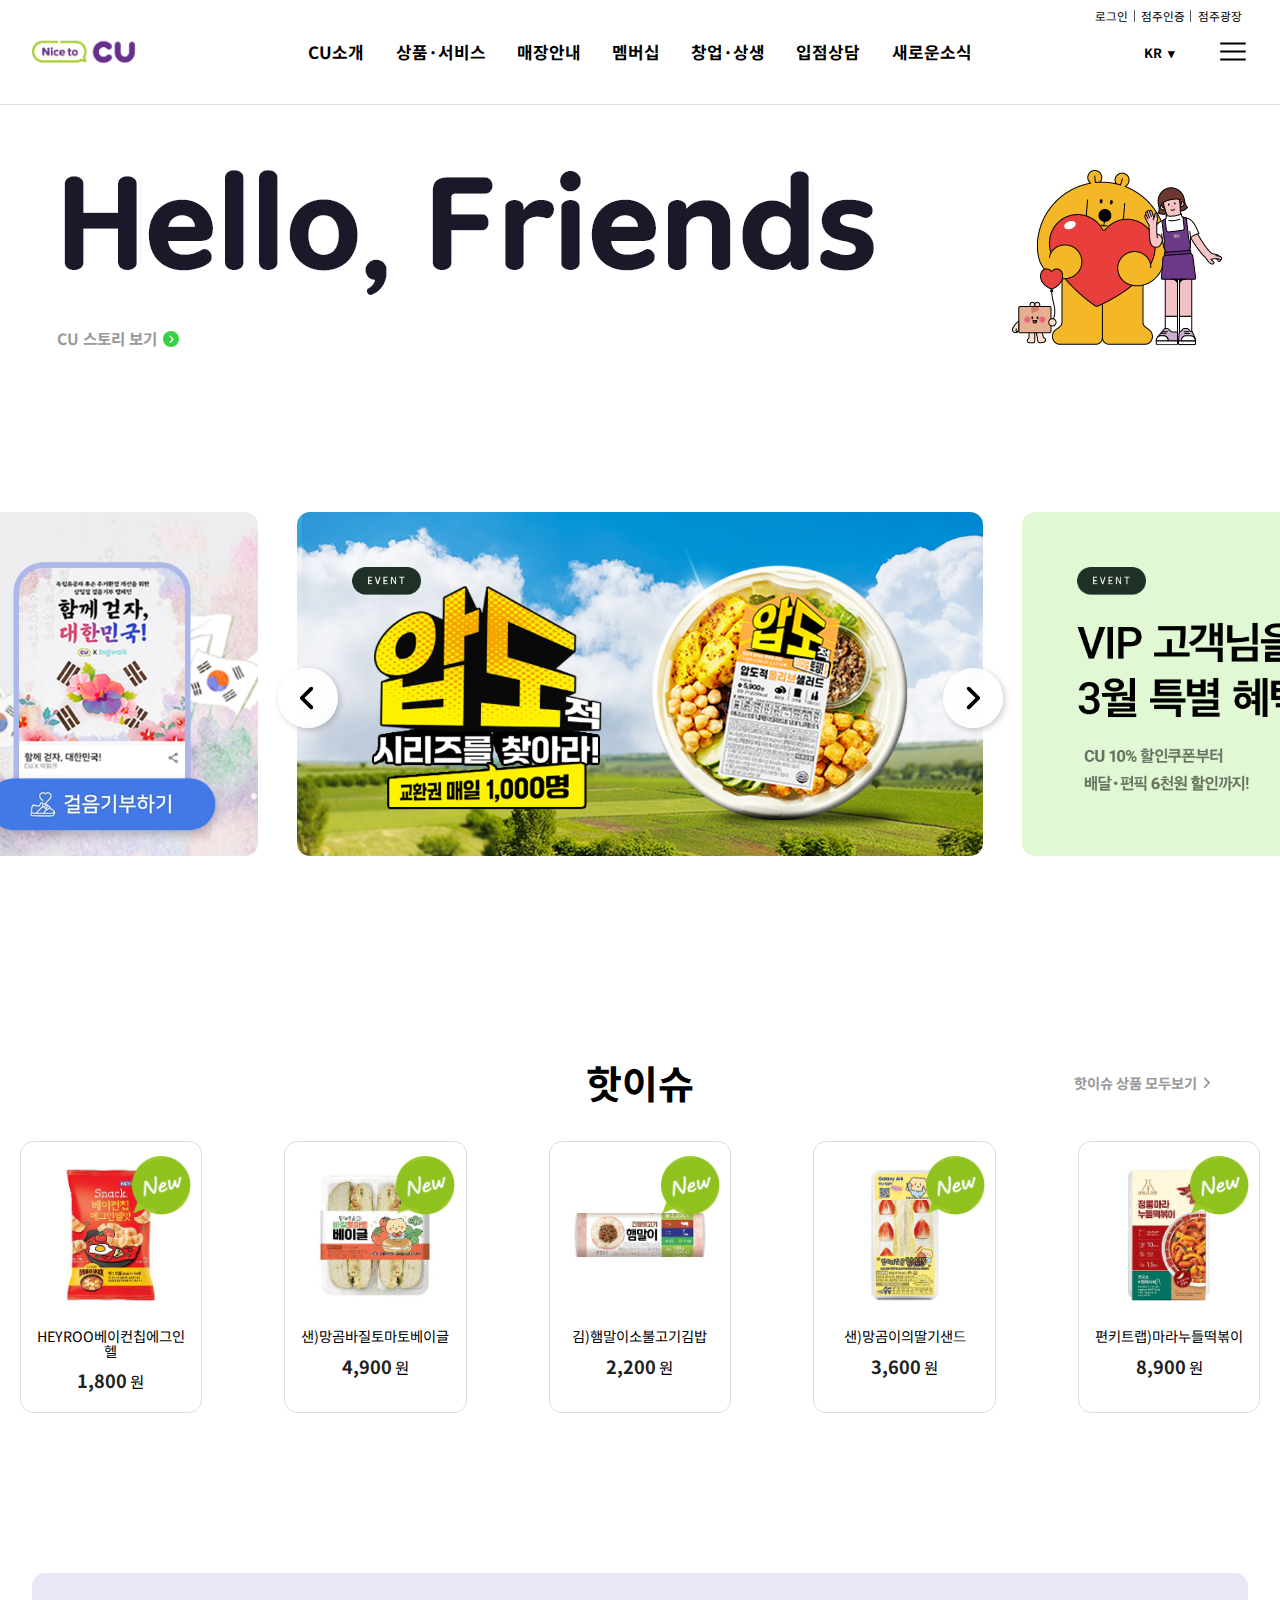
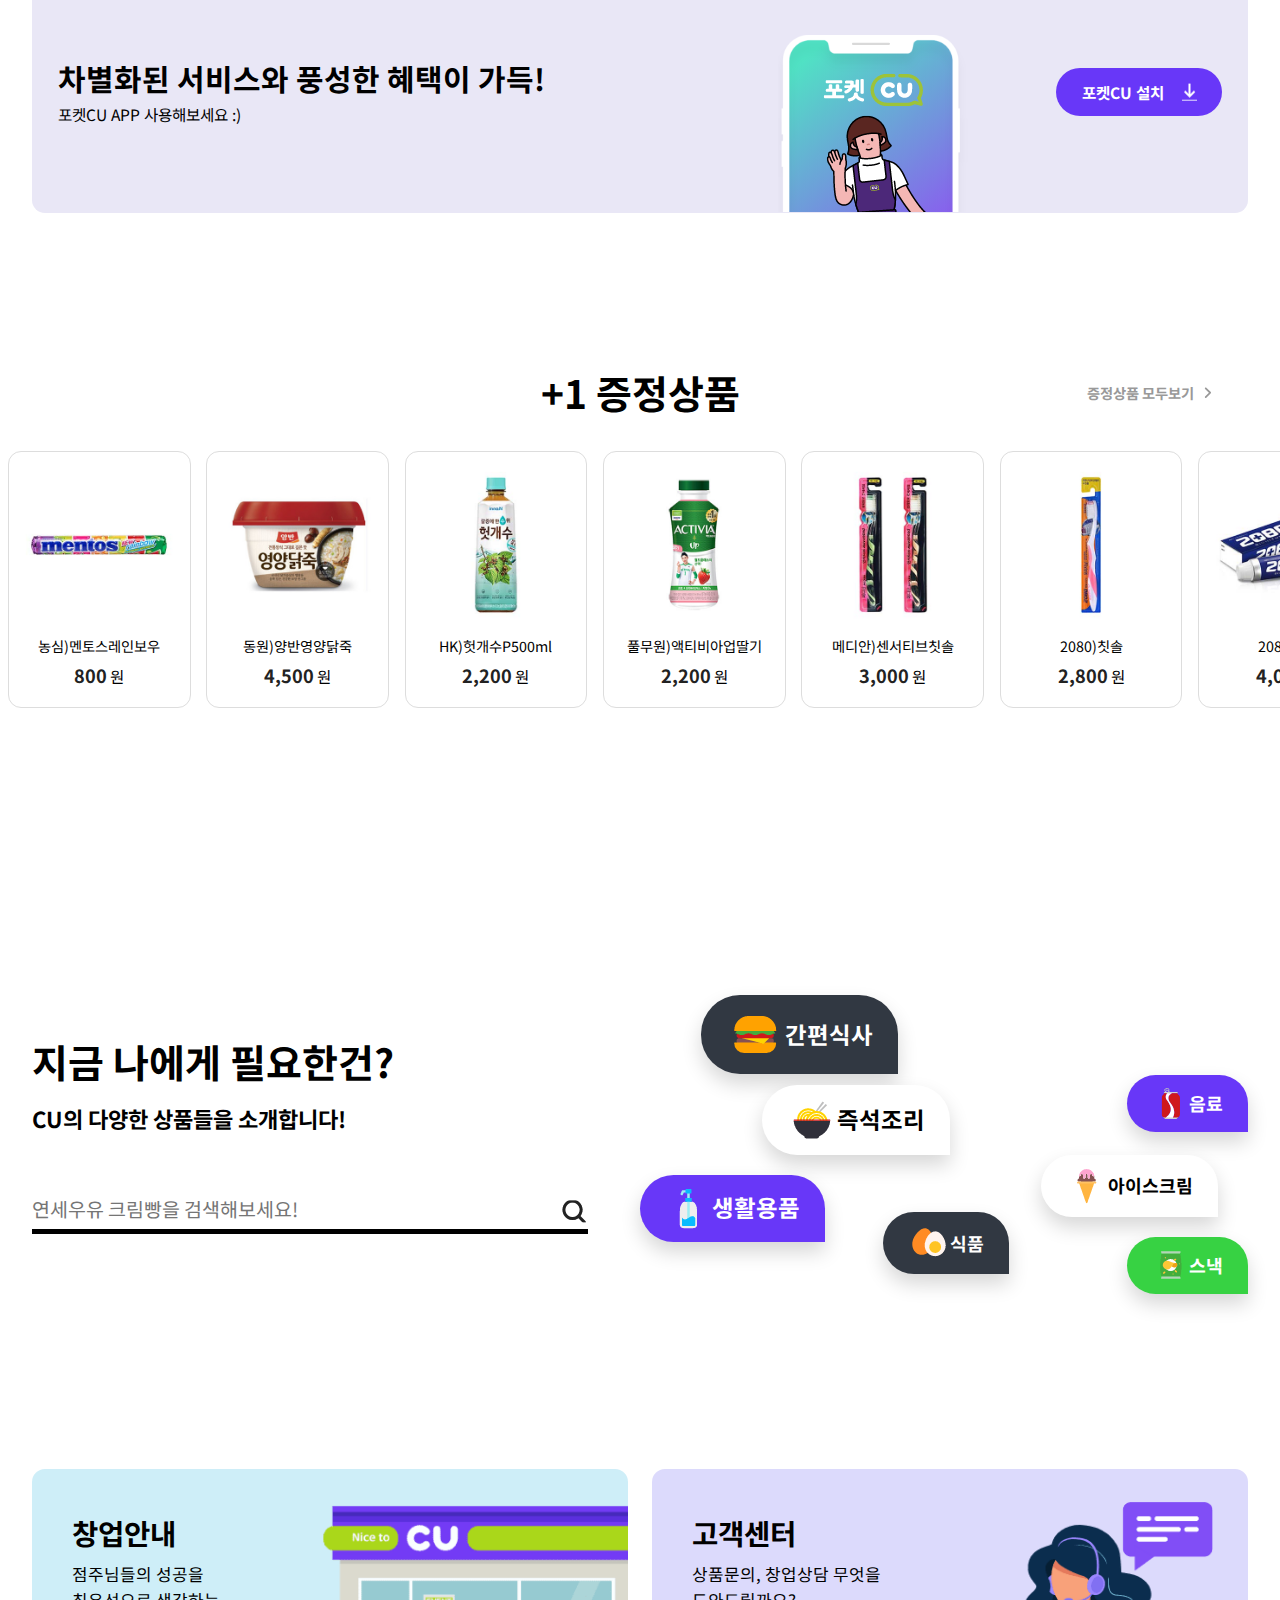
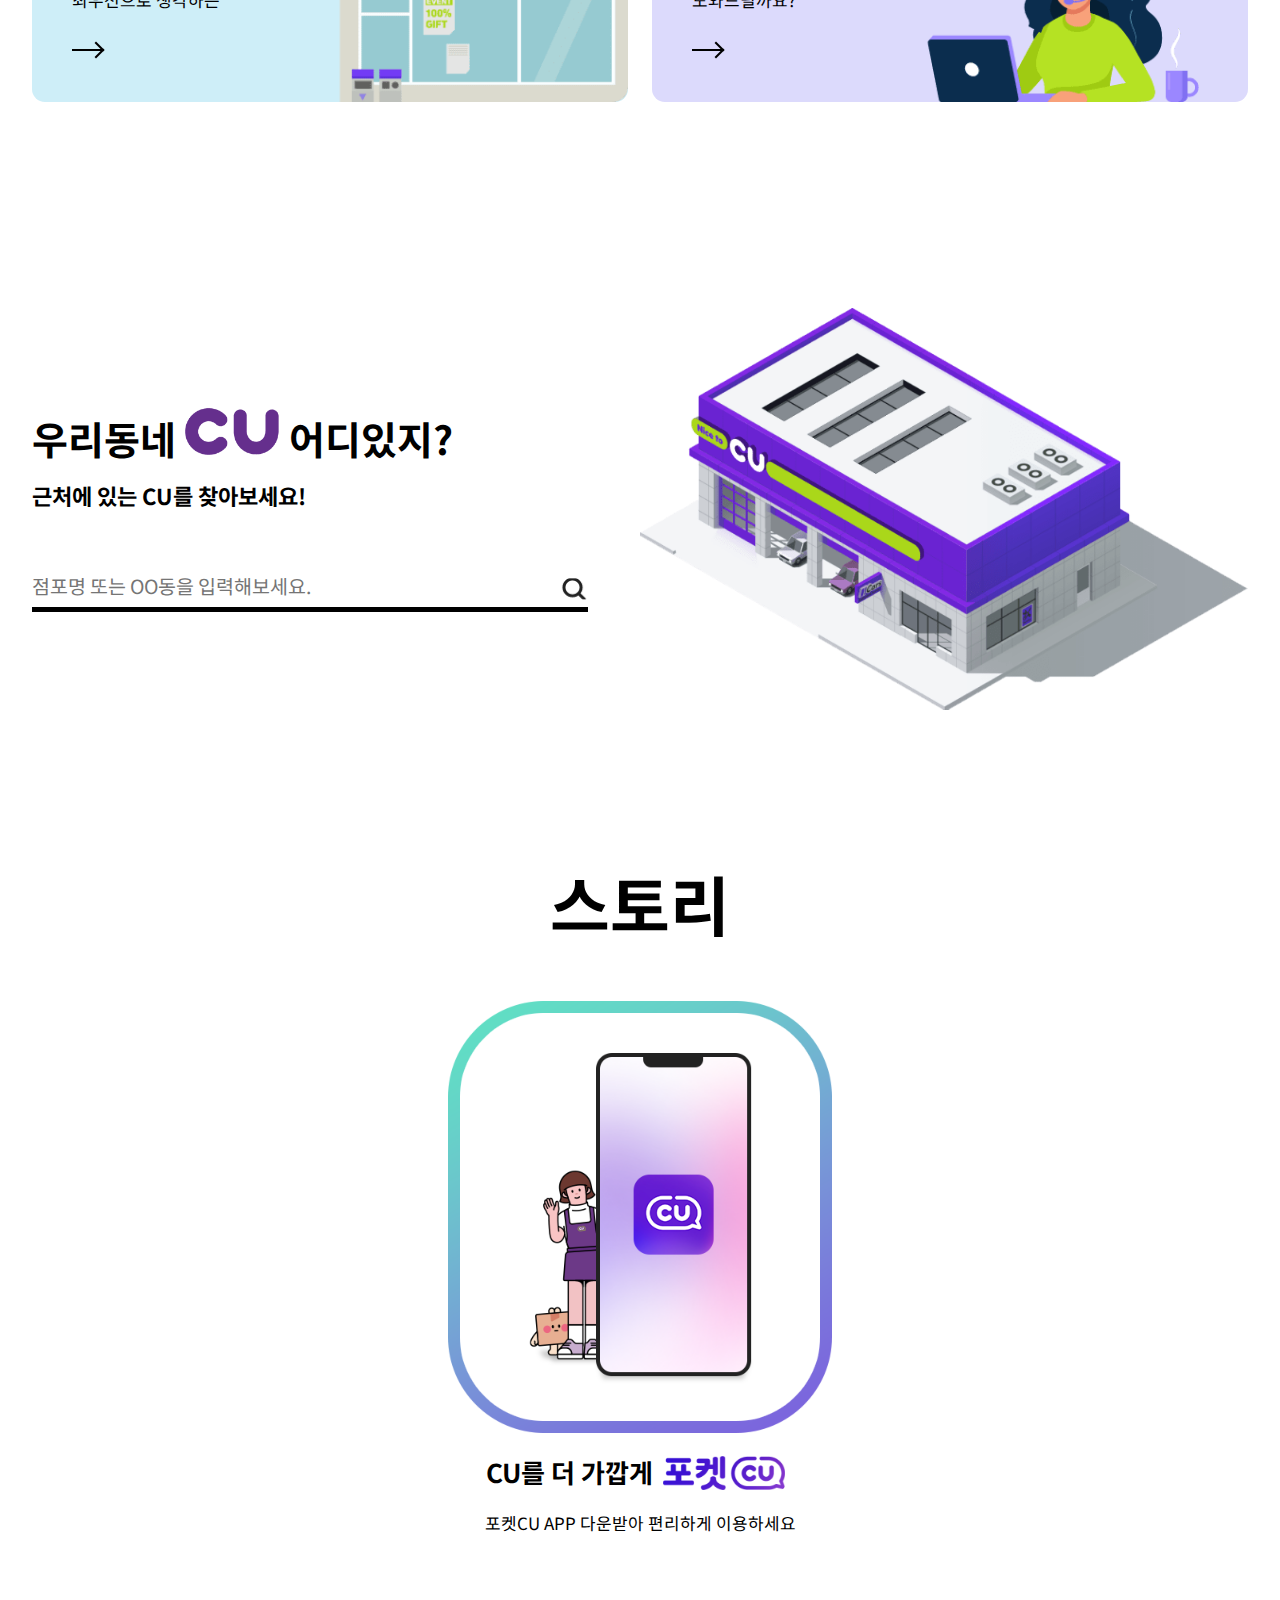
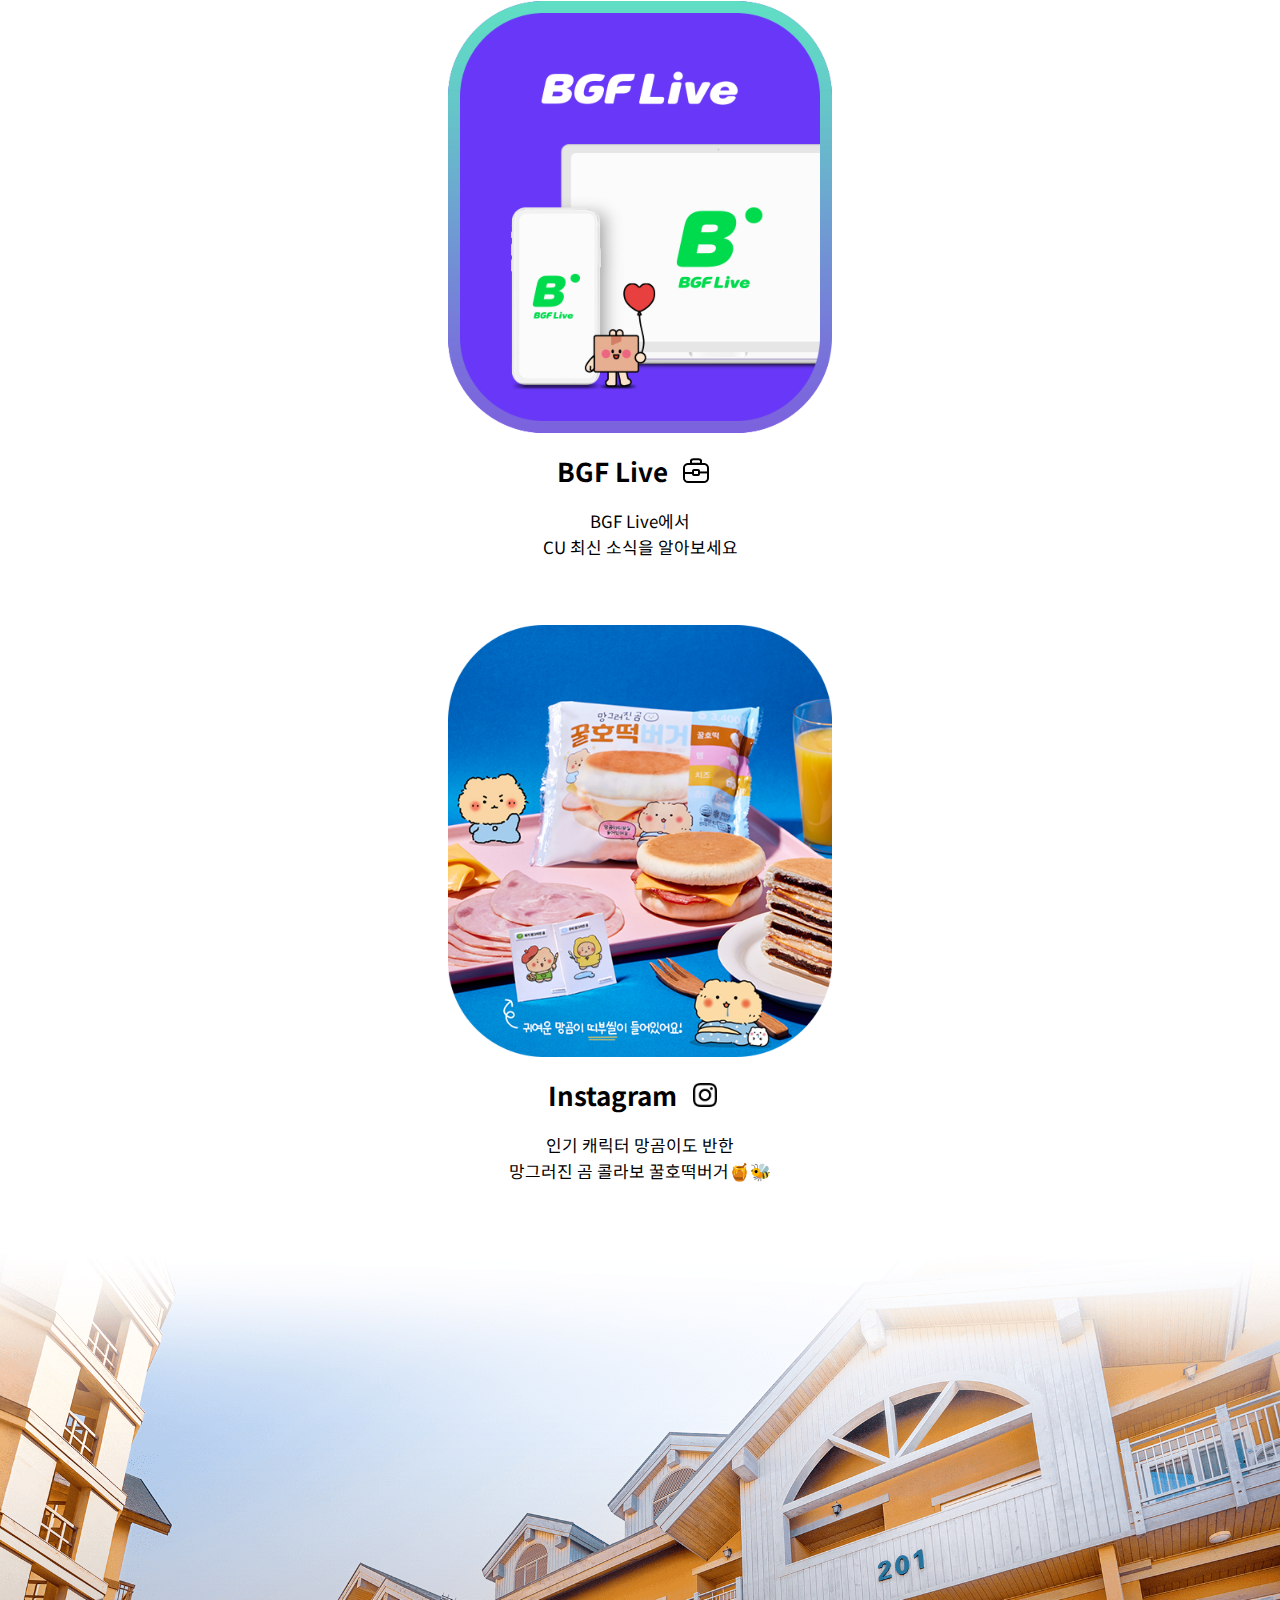
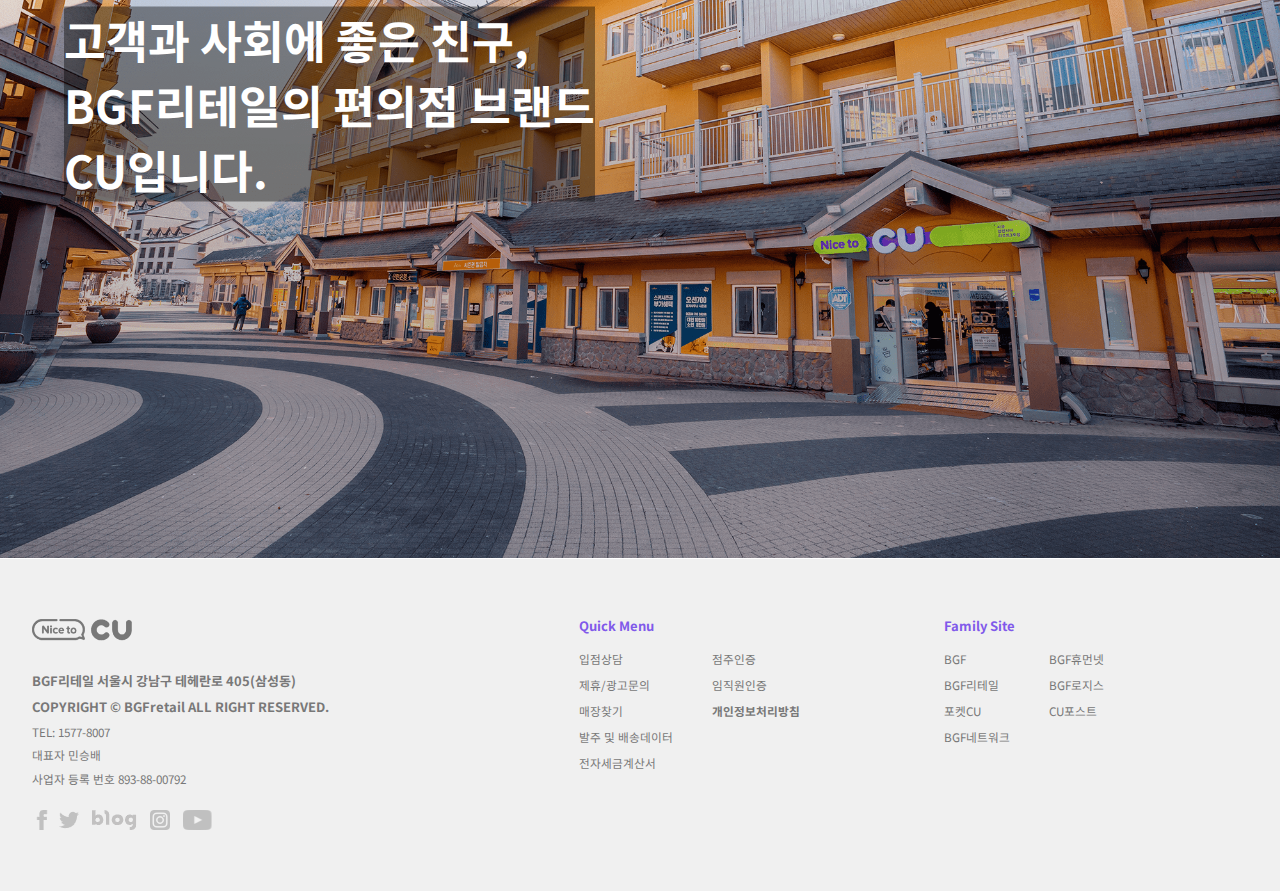
<file: index.html>
<!DOCTYPE html>
<html lang="en">
<head>
    <meta charset="UTF-8">
    <meta name="viewport" content="width=device-width, initial-scale=1.0">
    <title>NICE TO CU</title>
    <link rel="stylesheet" href="./css/reset.css">
    <link rel="stylesheet" href="./css/index.css">
    <link rel="preconnect" href="https://fonts.googleapis.com">
    <link rel="preconnect" href="https://fonts.gstatic.com" crossorigin>
    <link href="https://fonts.googleapis.com/css2?family=Noto+Sans+KR:wght@100..900&display=swap" rel="stylesheet">
</head>
<body>
    <!-- Header -->
    <header>
        <!-- HeaderWrap -->
        <div class="HeaderWrap">
            <!-- Logo -->
            <h1 class="Logo">
                <a class="LogoLink" href="./index.html">
                    <img class="LogoImg" src="./img/logo.png" alt="CU">
                </a>
            </h1>
            <!-- .Logo -->
            <!-- Navigation -->
            <nav class="Navigation">
                <ul class="NavigationList">
                    <li class="NavigationItem">
                        <a href="./bradninfo.html">CU소개</a>
                        <ul class="NavigationItem-list">
                            <li class="NavigationItem-item">
                                <a href="./bradninfo.html">브랜드 스토리</a>
                            </li>
                            <li class="NavigationItem-item">
                                <a href="#" onclick="return false">BGF LIVE</a>
                            </li>
                            <li class="NavigationItem-item">
                                <a href="#" onclick="return false">CU 갤러리</a>
                            </li>
                        </ul>
                    </li>
                    <li class="NavigationItem">
                        <a href="#" onclick="return false">상품·서비스</a>
                        <ul class="NavigationItem-list">
                            <li class="NavigationItem-item">
                                <a href="#" onclick="return false">전체 상품</a>
                            </li>
                            <li class="NavigationItem-item">
                                <a href="#" onclick="return false">CU 차별화 상품</a>
                            </li>
                            <li class="NavigationItem-item">
                                <a href="#" onclick="return false">행사상품</a>
                            </li>
                            <li class="NavigationItem-item">
                                <a href="#" onclick="return false">생활편의 서비스</a>
                            </li>
                            <li class="NavigationItem-item">
                                <a href="#" onclick="return false">제휴카드</a>
                            </li>
                        </ul>
                    </li>
                    <li class="NavigationItem">
                        <a href="#" onclick="return false">매장안내</a>
                    </li>
                    <li class="NavigationItem">
                        <a href="#" onclick="return false">멤버십</a>
                        <ul class="NavigationItem-list">
                            <li class="NavigationItem-item">
                                <a href="#" onclick="return false">멤버십 소개</a>
                            </li>
                            <li class="NavigationItem-item">
                                <a href="#" onclick="return false">포켓 CU</a>
                            </li>
                        </ul>
                    </li>
                    <li class="NavigationItem">
                        <a href="#" onclick="return false">창업·상생</a>
                        <ul class="NavigationItem-list">
                            <li class="NavigationItem-item">
                                <a href="#" onclick="return false">사업의 이해</a>
                            </li>
                            <li class="NavigationItem-item">
                                <a href="#" onclick="return false">가맹조건</a>
                            </li>
                            <li class="NavigationItem-item">
                                <a href="#" onclick="return false">창업 설명회</a>
                            </li>
                            <li class="NavigationItem-item">
                                <a href="#" onclick="return false">점포물건</a>
                            </li>
                            <li class="NavigationItem-item">
                                <a href="#" onclick="return false">상생혜택</a>
                            </li>
                        </ul>
                    </li>
                    <li class="NavigationItem">
                        <a href="#" onclick="return false">입점상담</a>
                        <ul class="NavigationItem-list">
                            <li class="NavigationItem-item">
                                <a href="#" onclick="return false">입점 프로세스</a>
                            </li>
                            <li class="NavigationItem-item">
                                <a href="#" onclick="return false">기준 안내</a>
                            </li>
                            <li class="NavigationItem-item">
                                <a href="#" onclick="return false">입점 상담 신청</a>
                            </li>
                            <li class="NavigationItem-item">
                                <a href="#" onclick="return false">동반 성장</a>
                            </li>
                        </ul>
                    </li>
                    <li class="NavigationItem">
                        <a href="#" onclick="return false">새로운소식</a>
                    </li>
                </ul>
            </nav>
            <!-- .Navigation -->
            <!-- HeaderLang -->
            <div class="HeaderLang">
                <a class="HeaderLangLink" href="#" onclick="return false">KR</a>
            </div>
            <!-- .HeaderLang -->
            <!-- HeaderTogglemenu -->
            <div class="Togglemenu">
                <a class="TogglemenuLink" href="#" onclick="return false"></a>
            </div>
            <!-- .HeaderTogglemenu -->
            <!-- HeaderTopUtil -->
            <div class="HeaderTopUtil">
                <ul class="HeaderTopUtilList">
                    <li class="HeaderTopUtilItem">
                        <a href="#" onclick="return false">로그인</a>
                    </li>
                    <li class="HeaderTopUtilItem">
                        <a href="#" onclick="return false">점주인증</a>
                    </li>
                    <li class="HeaderTopUtilItem">
                        <a href="#" onclick="return false">점주광장</a>
                    </li>
                </ul>
            </div>
            <!-- .HeaderTopUtil -->
        </div>
        <!-- .HeaderWrap -->
    </header>
    <!-- .Header -->
    <!-- Main -->
    <main>
        <!-- CUStory -->
        <section class="CUStory">
            <!-- CUStoryWrap -->
            <div class="CUStoryWrap">
                <div class="CUStoryTitleImg">
                    <img src="./img/main_visual_logo_text_pc.png" alt="hello ,friends text images">
                </div>
                <div class="CUStoryThumbImg">
                    <img src="./img/main_visual_illu.png" alt="thumb_img">
                </div>
                <div class="CUStoryLink">
                    <a href="#" onclick="return false">CU 스토리 보기</a>
                    <span class="CUStoryLinkIcon"></span>
                </div>
            </div>
            <!-- .CUStoryWrap -->
        </section>
        <!-- .CUStory -->
        <!-- EventSlide -->
        <section class="EventSlide">
            <div class="EventSlideWrap">
                <div class="EventSlideItem">
                    <a class="EventSlideLink" href="#" onclick="return false">
                        <img class="EventslideImg" src="./img/B96185DE56D24D9AA0EAFDFB90C13DE5.png" alt="3월 컬리">
                    </a>
                </div>
                <div class="EventSlideItem">
                    <a class="EventSlideLink" href="#" onclick="return false">
                        <img class="EventslideImg" src="./img/AAFD1D3982ED4F85BAA67AC1C3A6F185.png" alt="압도적 교환권을 찾아라!">
                    </a>
                </div>
                <div class="EventSlideItem">
                    <a class="EventSlideLink" href="#" onclick="return false">
                        <img class="EventslideImg" src="./img/DEF6EC7A9D5B4DAFA052DBDD1FC286F2.png" alt="3월 VIP 혜택관">
                    </a>
                </div>
                <div class="EventSlideItem">
                    <a class="EventSlideLink" href="#" onclick="return false">
                        <img class="EventslideImg" src="./img/2089755742C34BB58D3767E40A87B87B.png" alt="3월 신규가입">
                    </a>
                </div>
                <div class="EventSlideItem">
                    <a class="EventSlideLink" href="#" onclick="return false">
                        <img class="EventslideImg" src="./img/BAB9DDACFC214E779E932D14D70871C5.png" alt="3월 올리브영">
                    </a>
                </div>
                <div class="EventSlideItem">
                    <a class="EventSlideLink" href="#" onclick="return false">
                        <img class="EventslideImg" src="./img/9B9E6547626341548E0B808C5C967BA9.png" alt="3월 컬리">
                    </a>
                </div>
                <div class="EventSlideItem">
                    <a class="EventSlideLink" href="#" onclick="return false">
                        <img class="EventslideImg" src="./img/A28C477CD7DF4E1AB9517E54F08F223F.png" alt="3월 행사모아보기">
                    </a>
                </div>
                <div class="EventSlideItem">
                    <a class="EventSlideLink" href="#" onclick="return false">
                        <img class="EventslideImg" src="./img/B96185DE56D24D9AA0EAFDFB90C13DE5.png" alt="3월 컬리">
                    </a>
                </div>
                <div class="EventSlideItem">
                    <a class="EventSlideLink" href="#" onclick="return false">
                        <img class="EventslideImg" src="./img/AAFD1D3982ED4F85BAA67AC1C3A6F185.png" alt="압도적 교환권을 찾아라!">
                    </a>
                </div>
            </div>
            <div class="EventSlidBtn">
                <span class="leftBtn"></span>
                <span class="rightBtn"></span>
            </div>
            <div class="EventSlideIndicator"></div>
        </section>
        <!-- .EventSlide -->
        <!-- Hotissue -->
        <section class="Hotissue">
            <h1 class="HotissueTitle">
                핫이슈
                <a class="HotissueLink" href="#" onclick="return false">핫이슈 상품 모두보기</a>
            </h1>
            <div class="HotissueSlide">
                <div class="HotissueFlex">
                    <div class="HotissueWrap">
                        <ul class="HotissueList">
                            <li class="HotissueItem">
                                <a class="HotissueItem-link" href="#" onclick="return false">
                                    <div class="HotissueItem-imgcontainer">
                                        <img class="HotissueItem-img" src="./img/8809189925287.jpg" alt="HEYROO베이컨칩에그인헬">
                                        <span class="NewItemImg"></span>
                                    </div>
                                    <div class="HotissueItem-title">
                                        <p>HEYROO베이컨칩에그인헬</p>
                                    </div>
                                    <div class="HotissueItem-price">
                                        <strong>1,800</strong>
                                        <span>원</span>
                                    </div>
                                </a>
                            </li>
                            <li class="HotissueItem">
                                <a class="HotissueItem-link" href="#" onclick="return false">
                                    <div class="HotissueItem-imgcontainer">
                                        <img class="HotissueItem-img" src="./img/8809895798304.jpg" alt="망곰바질토마토베이글">
                                        <span class="NewItemImg"></span>
                                    </div>
                                    <div class="HotissueItem-title">
                                        <p>샌)망곰바질토마토베이글</p>
                                    </div>
                                    <div class="HotissueItem-price">
                                        <strong>4,900</strong>
                                        <span>원</span>
                                    </div>
                                </a>
                            </li>
                            <li class="HotissueItem">
                                <a class="HotissueItem-link" href="#" onclick="return false">
                                    <div class="HotissueItem-imgcontainer">
                                        <img class="HotissueItem-img" src="./img/8809383959293.jpg" alt="햄말이소불고기김밥">
                                        <span class="NewItemImg"></span>
                                    </div>
                                    <div class="HotissueItem-title">
                                        <p>김)햄말이소불고기김밥</p>
                                    </div>
                                    <div class="HotissueItem-price">
                                        <strong>2,200</strong>
                                        <span>원</span>
                                    </div>
                                </a>
                            </li>
                            <li class="HotissueItem">
                                <a class="HotissueItem-link"  href="#" onclick="return false">
                                    <div class="HotissueItem-imgcontainer">
                                        <img class="HotissueItem-img" src="./img/8809895798564.png" alt="망곰이의딸기샌드">
                                        <span class="NewItemImg"></span>
                                    </div>
                                    <div class="HotissueItem-title">
                                        <p>샌)망곰이의딸기샌드</p>
                                    </div>
                                    <div class="HotissueItem-price">
                                        <strong>3,600</strong>
                                        <span>원</span>
                                    </div>
                                </a>
                            </li>
                            <li class="HotissueItem">
                                <a class="HotissueItem-link" href="#" onclick="return false">
                                    <div class="HotissueItem-imgcontainer">
                                        <img class="HotissueItem-img" src="./img/8809824431692.jpg" alt="마라누들떡볶이">
                                        <span class="NewItemImg"></span>
                                    </div>
                                    <div class="HotissueItem-title">
                                        <p>편키트랩)마라누들떡볶이</p>
                                    </div>
                                    <div class="HotissueItem-price">
                                        <strong>8,900</strong>
                                        <span>원</span>
                                    </div>
                                </a>
                            </li>
                        </ul>
                    </div>
                    <div class="HotissueWrap">
                        <ul class="HotissueList">
                            <li class="HotissueItem">
                                <a class="HotissueItem-link" href="#" onclick="return false">
                                    <div class="HotissueItem-imgcontainer">
                                        <img class="HotissueItem-img" src="./img/8809692955191.jpg" alt="망곰이딸기마카롱">
                                        <span class="NewItemImg"></span>
                                    </div>
                                    <div class="HotissueItem-title">
                                        <p>조이)망곰이딸기마카롱</p>
                                    </div>
                                    <div class="HotissueItem-price">
                                        <strong>3,800</strong>
                                        <span>원</span>
                                    </div>
                                </a>
                            </li>
                            <li class="HotissueItem">
                                <a class="HotissueItem-link" href="#" onclick="return false">
                                    <div class="HotissueItem-imgcontainer">
                                        <img class="HotissueItem-img" src="./img/8801771029700.jpg" alt="멸추랑꼬마김밥">
                                        <span class="NewItemImg"></span>
                                    </div>
                                    <div class="HotissueItem-title">
                                        <p>김)멸추랑꼬마김밥</p>
                                    </div>
                                    <div class="HotissueItem-price">
                                        <strong>4,500</strong>
                                        <span>원</span>
                                    </div>
                                </a>
                            </li>
                            <li class="HotissueItem">
                                <a class="HotissueItem-link" href="#" onclick="return false">
                                    <div class="HotissueItem-imgcontainer">
                                        <img class="HotissueItem-img" src="./img/2202000064558.jpg" alt="단팥붕어빵N">
                                        <span class="NewItemImg"></span>
                                    </div>
                                    <div class="HotissueItem-title">
                                        <p>튀김)단팥붕어빵N</p>
                                    </div>
                                    <div class="HotissueItem-price">
                                        <strong>900</strong>
                                        <span>원</span>
                                    </div>
                                </a>
                            </li>
                            <li class="HotissueItem">
                                <a class="HotissueItem-link"  href="#" onclick="return false">
                                    <div class="HotissueItem-imgcontainer">
                                        <img class="HotissueItem-img" src="./img/8801771029601.jpg" alt="코난나폴리탄파스타">
                                        <span class="NewItemImg"></span>
                                    </div>
                                    <div class="HotissueItem-title">
                                        <p>면)코난나폴리탄파스타</p>
                                    </div>
                                    <div class="HotissueItem-price">
                                        <strong>4,900</strong>
                                        <span>원</span>
                                    </div>
                                </a>
                            </li>
                            <li class="HotissueItem">
                                <a class="HotissueItem-link" href="#" onclick="return false">
                                    <div class="HotissueItem-imgcontainer">
                                        <img class="HotissueItem-img" src="./img/8809948342683.jpg" alt="백종원뉴백반한판">
                                        <span class="NewItemImg"></span>
                                    </div>
                                    <div class="HotissueItem-title">
                                        <p>도)백종원뉴백반한판</p>
                                    </div>
                                    <div class="HotissueItem-price">
                                        <strong>4,700</strong>
                                        <span>원</span>
                                    </div>
                                </a>
                            </li>
                        </ul>
                    </div>
                </div>
            </div>
            <div class="HotissueSlideBtn">
                <span class="HotissueLeft"></span>
                <span class="HotissueRight"></span>
            </div>
            <div class="HotissueIndicator"></div>
        </section>
        <!-- .Hotissue -->
        <!-- Pocketcu -->
        <section class="Pocketcu">
            <div class="PocketWrap">
                <div class="PocketTitle">
                    <strong>차별화된 서비스와 풍성한 혜택이 가득!</strong>
                    <p>포켓CU APP 사용해보세요 :)</p>
                </div>
                <div class="PocketLink">
                    <a href="#" onclick="return false">포켓CU 설치</a>
                </div>
            </div>
            <div class="PocketImg-container">
                <img src="./img/app_go_object_img01_pc.png" alt="포켓cuAPP mockup image">
            </div>
        </section>
        <!-- .Pocketcu -->
        <!-- PlusContent -->
        <section class="PlusContent">
            <h1 class="PlusContentTitle">
                +1 증정상품
                <a class="PlusContentLink" href="#" onclick="return false">증정상품 모두보기</a>
            </h1>
            <div class="PlustContentFlex">
                <div class="PlustContentWrap">
                    <ul class="PlustContentList">
                        <li class="PlustContentItem">
                            <a class="PlustContentItem-link" href="#" onclick="return false">
                                <img class="PlustContentItem-img" src="./img/6921211104292.jpg" alt="농심)멘토스레인보우">
                                <div class="PlustContentItem-title">
                                    <p>농심)멘토스레인보우</p>
                                </div>
                                <div class="PlustContentItem-price">
                                    <strong>800</strong>
                                    <span>원</span>
                                </div>
                            </a>
                        </li>
                        <li class="PlustContentItem">
                            <a class="PlustContentItem-link" href="#" onclick="return false">
                                <img class="PlustContentItem-img" src="./img/8801047161677.jpg" alt="동원)양반영양닭죽">
                                <div class="PlustContentItem-title">
                                    <p>동원)양반영양닭죽</p>
                                </div>
                                <div class="PlustContentItem-price">
                                    <strong>4,500</strong>
                                    <span>원</span>
                                </div>
                            </a>
                        </li>
                        <li class="PlustContentItem">
                            <a class="PlustContentItem-link" href="#" onclick="return false">
                                <img class="PlustContentItem-img" src="./img/8801007171210.jpg" alt="HK)헛개수P500ml">
                                <div class="PlustContentItem-title">
                                    <p>HK)헛개수P500ml</p>
                                </div>
                                <div class="PlustContentItem-price">
                                    <strong>2,200</strong>
                                    <span>원</span>
                                </div>
                            </a>
                        </li>
                        <li class="PlustContentItem">
                            <a class="PlustContentItem-link" href="#" onclick="return false">
                                <img class="PlustContentItem-img" src="./img/8809274510893.jpg" alt="풀무원)액티비아업딸기">
                                <div class="PlustContentItem-title">
                                    <p>풀무원)액티비아업딸기</p>
                                </div>
                                <div class="PlustContentItem-price">
                                    <strong>2,200</strong>
                                    <span>원</span>
                                </div>
                            </a>
                        </li>
                    </ul>
                </div>
                <div class="PlustContentWrap">
                    <ul class="PlustContentList">
                        <li class="PlustContentItem">
                            <a class="PlustContentItem-link" href="#" onclick="return false">
                                <img class="PlustContentItem-img" src="./img/8801042443631.jpg" alt="메디안)센서티브칫솔">
                                <div class="PlustContentItem-title">
                                    <p>메디안)센서티브칫솔</p>
                                </div>
                                <div class="PlustContentItem-price">
                                    <strong>3,000</strong>
                                    <span>원</span>
                                </div>
                            </a>
                        </li>
                        <li class="PlustContentItem">
                            <a class="PlustContentItem-link" href="#" onclick="return false">
                                <img class="PlustContentItem-img" src="./img/8801046057216.jpg" alt="2080)칫솔">
                                <div class="PlustContentItem-title">
                                    <p>2080)칫솔</p>
                                </div>
                                <div class="PlustContentItem-price">
                                    <strong>2,800</strong>
                                    <span>원</span>
                                </div>
                            </a>
                        </li>
                        <li class="PlustContentItem">
                            <a class="PlustContentItem-link" href="#" onclick="return false">
                                <img class="PlustContentItem-img" src="./img/8801046846087.jpg" alt="2080)치약">
                                <div class="PlustContentItem-title">
                                    <p>2080)치약</p>
                                </div>
                                <div class="PlustContentItem-price">
                                    <strong>4,000</strong>
                                    <span>원</span>
                                </div>
                            </a>
                        </li>
                        <li class="PlustContentItem">
                            <a class="PlustContentItem-link" href="#" onclick="return false">
                                <img class="PlustContentItem-img" src="./img/8801046860458.jpg" alt="2080)센서티브미세모">
                                <div class="PlustContentItem-title">
                                    <p>2080)센서티브미세모</p>
                                </div>
                                <div class="PlustContentItem-price">
                                    <strong>3,200</strong>
                                    <span>원</span>
                                </div>
                            </a>
                        </li>
                    </ul>
                </div>
                <div class="PlustContentWrap">
                    <ul class="PlustContentList">
                        <li class="PlustContentItem">
                            <a class="PlustContentItem-link" href="#" onclick="return false">
                                <img class="PlustContentItem-img" src="./img/8801051152845.jpg" alt="엘라스틴)퍼퓸샴푸">
                                <div class="PlustContentItem-title">
                                    <p>엘라스틴)퍼퓸샴푸</p>
                                </div>
                                <div class="PlustContentItem-price">
                                    <strong>11,900</strong>
                                    <span>원</span>
                                </div>
                            </a>
                        </li>
                        <li class="PlustContentItem">
                            <a class="PlustContentItem-link" href="#" onclick="return false">
                                <img class="PlustContentItem-img" src="./img/8801051064223.jpg" alt="페리오)토탈7치약">
                                <div class="PlustContentItem-title">
                                    <p>페리오)토탈7치약</p>
                                </div>
                                <div class="PlustContentItem-price">
                                    <strong>4,300</strong>
                                    <span>원</span>
                                </div>
                            </a>
                        </li>
                        <li class="PlustContentItem">
                            <a class="PlustContentItem-link" href="#" onclick="return false">
                                <img class="PlustContentItem-img" src="./img/8801051010367.jpg" alt="페리오)이지클리닉칫솔">
                                <div class="PlustContentItem-title">
                                    <p>페리오)이지클리닉칫솔</p>
                                </div>
                                <div class="PlustContentItem-price">
                                    <strong>2,200</strong>
                                    <span>원</span>
                                </div>
                            </a>
                        </li>
                        <li class="PlustContentItem">
                            <a class="PlustContentItem-link" href="#" onclick="return false">
                                <img class="PlustContentItem-img" src="./img/8801051203271.jpg" alt="테크)세탁세제1.4kg">
                                <div class="PlustContentItem-title">
                                    <p>테크)세탁세제1.4kg</p>
                                </div>
                                <div class="PlustContentItem-price">
                                    <strong>12,900</strong>
                                    <span>원</span>
                                </div>
                            </a>
                        </li>
                    </ul>
                </div>
                <div class="PlustContentWrap">
                    <ul class="PlustContentList">
                        <li class="PlustContentItem">
                            <a class="PlustContentItem-link" href="#" onclick="return false">
                                <img class="PlustContentItem-img" src="./img/0000050426416.jpg" alt="네슬레)킷캣4핑거초콜릿">
                                <div class="PlustContentItem-title">
                                    <p>네슬레)킷캣4핑거초콜릿</p>
                                </div>
                                <div class="PlustContentItem-price">
                                    <strong>1,500</strong>
                                    <span>원</span>
                                </div>
                            </a>
                        </li>
                        <li class="PlustContentItem">
                            <a class="PlustContentItem-link" href="#" onclick="return false">
                                <img class="PlustContentItem-img" src="./img/8801166222587.jpg" alt="좋은)유기농롱라이너18P">
                                <div class="PlustContentItem-title">
                                    <p>좋은)유기농롱라이너18P</p>
                                </div>
                                <div class="PlustContentItem-price">
                                    <strong>4,600</strong>
                                    <span>원</span>
                                </div>
                            </a>
                        </li>
                        <li class="PlustContentItem">
                            <a class="PlustContentItem-link" href="#" onclick="return false">
                                <img class="PlustContentItem-img" src="./img/3014260844622.jpg" alt="오랄비)후레쉬칫솔">
                                <div class="PlustContentItem-title">
                                    <p>오랄비)후레쉬칫솔</p>
                                </div>
                                <div class="PlustContentItem-price">
                                    <strong>2,000</strong>
                                    <span>원</span>
                                </div>
                            </a>
                        </li>
                        <li class="PlustContentItem">
                            <a class="PlustContentItem-link" href="#" onclick="return false">
                                <img class="PlustContentItem-img" src="./img/8801105907605.jpg" alt="해태)레몬에이드P350ml">
                                <div class="PlustContentItem-title">
                                    <p>해태)레몬에이드P350ml</p>
                                </div>
                                <div class="PlustContentItem-price">
                                    <strong>2,000</strong>
                                    <span>원</span>
                                </div>
                            </a>
                        </li>
                    </ul>
                </div>
                <div class="PlustContentWrap">
                    <ul class="PlustContentList">
                        <li class="PlustContentItem">
                            <a class="PlustContentItem-link" href="#" onclick="return false">
                                <img class="PlustContentItem-img" src="./img/8801077285800.jpg" alt="진주햄)천하장사50g">
                                <div class="PlustContentItem-title">
                                    <p>진주햄)천하장사50g</p>
                                </div>
                                <div class="PlustContentItem-price">
                                    <strong>2,200</strong>
                                    <span>원</span>
                                </div>
                            </a>
                        </li>
                        <li class="PlustContentItem">
                            <a class="PlustContentItem-link" href="#" onclick="return false">
                                <img class="PlustContentItem-img" src="./img/8801007002989.jpg" alt="CJ)햇반작은공기130g">
                                <div class="PlustContentItem-title">
                                    <p>CJ)햇반작은공기130g</p>
                                </div>
                                <div class="PlustContentItem-price">
                                    <strong>1,700</strong>
                                    <span>원</span>
                                </div>
                            </a>
                        </li>
                        <li class="PlustContentItem">
                            <a class="PlustContentItem-link" href="#" onclick="return false">
                                <img class="PlustContentItem-img" src="./img/8806107612052.jpg" alt="한독)레디큐캔120ml">
                                <div class="PlustContentItem-title">
                                    <p>한독)레디큐캔120ml</p>
                                </div>
                                <div class="PlustContentItem-price">
                                    <strong>5,000</strong>
                                    <span>원</span>
                                </div>
                            </a>
                        </li>
                        <li class="PlustContentItem">
                            <a class="PlustContentItem-link" href="#" onclick="return false">
                                <img class="PlustContentItem-img" src="./img/8809016369048.jpg" alt="쏘피)볼록맞춤울날중4P">
                                <div class="PlustContentItem-title">
                                    <p>쏘피)볼록맞춤울날중4P</p>
                                </div>
                                <div class="PlustContentItem-price">
                                    <strong>1,900</strong>
                                    <span>원</span>
                                </div>
                            </a>
                        </li>
                    </ul>
                </div>
            </div>
            <div class="PlusContentIndicator"></div>
        </section>
        <!-- .PlusContent -->
        <!-- Nowneed -->
        <section class="Nowneed">
            <div class="NowneedWrap">
                <div class="NowneedWrap-innertext">
                    <h2 class="innertext-title">지금 나에게 필요한건?</h2>
                    <p class="innertext-sub">CU의 다양한 상품들을 소개합니다!</p>
                    <div class="innertext-link">
                        <input type="text" placeholder="연세우유 크림빵을 검색해보세요!">
                        <a href="#" onclick="return false"></a>
                    </div>
                </div>
                <div class="NowneedWrap-innerLink">
                    <a class="Item101" href="#" onclick="return false">
                        <img src="./img/ico_need_cate01.png" alt="간편식사">
                        <span>간편식사</span>
                    </a>
                    <a class="Item102" href="#" onclick="return false">
                        <img src="./img/ico_need_cate02.png" alt="즉석조리">
                        <span>즉석조리</span>
                    </a>
                    <a class="Item103" href="#" onclick="return false">
                        <img src="./img/ico_need_cate06.png" alt="음료">
                        <span>음료</span>
                    </a>
                    <a class="Item104" href="#" onclick="return false">
                        <img src="./img/ico_need_cate07.png" alt="생활용품">
                        <span>생활용품</span>
                    </a>
                    <a class="Item105" href="#" onclick="return false">
                        <img src="./img/ico_need_cate04.png" alt="아이스크림">
                        <span>아이스크림</span>
                    </a>
                    <a class="Item106" href="#" onclick="return false">
                        <img src="./img/ico_need_cate05.png" alt="식품">
                        <span>식품</span>
                    </a>
                    <a class="Item107" href="#" onclick="return false">
                        <img src="./img/ico_need_cate03.png" alt="스낵">
                        <span>스낵</span>
                    </a>
                </div>
            </div>
        </section>
        <!-- .Nowneed -->
        <!-- MainInfo -->
        <section class="MainInfo">
            <div class="MainInfoWrap">
                <div class="MainInfoWrapItem">
                    <a class="MainInfoWrapItem-link" href="#" onclick="return false">
                        <h2>창업안내</h2>
                        <p>점주님들의 성공을 <br> 최우선으로 생각하는</p>
                        <span class="MainInfoarrow"></span>
                    </a>
                </div>
                <div class="MainInfoWrapItem">
                    <a class="MainInfoWrapItem-link" href="#" onclick="return false">
                        <h2>고객센터</h2>
                        <p>상품문의, 창업상담 무엇을 <br> 도와드릴까요?</p>
                        <span class="MainInfoarrow"></span>
                    </a>
                </div>
            </div>
        </section>
        <!-- .MainInfo -->
        <!-- Searchcu -->
        <section class="Searchcu">
            <div class="SearchcuWrap">
                <div class="Searchcu-innertitle">
                    <h2 class="innertext-title">우리동네 <span class="icon"></span> 어디있지?</h2>
                    <p class="innertext-sub">근처에 있는 CU를 찾아보세요!</p>
                    <div class="innertext-link">
                        <input type="text" placeholder="점포명 또는 OO동을 입력해보세요.">
                        <a href="#" onclick="return false"></a>
                    </div>
                </div>
                <div class="Searchcu-innerimg">
                    <img src="./img/img_cu_store.png" alt="cu점포이미지">
                </div>
            </div>
        </section>
        <!-- .Searchcu -->
        <!-- Storycu -->
        <section class="Storycu">
            <div class="StorycuWrap">
                <h2 class="StorycuWrapTitle">스토리</h2>
                <div class="StorycuItem">
                    <a class="StorycuItem-link" href="#" onclick="return false">
                        <img src="./img/F3879082BCF4481CA61D8C132B65C89F.png" alt="CU를 더 가깝게">
                    </a>
                    <h3 class="StorycuItem-title">CU를 더 가깝게 <span class="icon"></span></h3>
                    <p class="StorycuItem-sub">포켓CU APP 다운받아 편리하게 이용하세요</p>
                </div>
                <div class="StorycuItem">
                    <a class="StorycuItem-link" href="#" onclick="return false">
                        <img src="./img/462EF97C95034F11A7125E0441E16755.png" alt="BGF Live">
                    </a>
                    <h3 class="StorycuItem-title">BGF Live <span class="icon"></span></h3>
                    <p class="StorycuItem-sub">BGF Live에서 <br> CU 최신 소식을 알아보세요</p>
                </div>
                <div class="StorycuItem">
                    <a class="StorycuItem-link" href="#" onclick="return false">
                        <img src="./img/AD360E3C399347939E088F53A8D65E90.png" alt="Instagram">
                    </a>
                    <h3 class="StorycuItem-title">Instagram<span class="icon"></span></h3>
                    <p class="StorycuItem-sub">인기 캐릭터 망곰이도 반한 <br> 망그러진 곰 콜라보 꿀호떡버거🍯🐝</p>
                </div>
            </div>
        </section>
        <!-- .Storycu -->
        <!-- Custory -->
        <section class="Custory">
            <div class="CustoryFlex">
                <div class="CustoryWrap">
                    <a class="CustoryWrap-link" href="#" onclick="return false">
                        <h3 class="CustoryWrap-title">고객과 사회에 좋은 친구, <br> BGF리테일의 편의점 브랜드 <br> CU입니다.</h3>
                        <img class="CustoryWrap-img" src="./img/cu_storebg_202207_03.png" alt="관리자 등록 이미지">
                    </a>
                </div>
                <div class="CustoryWrap">
                    <a class="CustoryWrap-link" href="#" onclick="return false">
                        <h3 class="CustoryWrap-title">고객과 사회에 좋은 친구, <br> BGF리테일의 편의점 브랜드 <br> CU입니다.</h3>
                        <img class="CustoryWrap-img" src="./img/cu_storebg_202203_01.jpg" alt="관리자 등록 이미지">
                    </a>
                </div>
                <div class="CustoryWrap">
                    <a class="CustoryWrap-link" href="#" onclick="return false">
                        <h3 class="CustoryWrap-title">고객과 사회에 좋은 친구, <br> BGF리테일의 편의점 브랜드 <br> CU입니다.</h3>
                        <img class="CustoryWrap-img" src="./img/cu_storebg_202203_02.jpg" alt="관리자 등록 이미지">
                    </a>
                </div>
                <div class="CustoryWrap">
                    <a class="CustoryWrap-link" href="#" onclick="return false">
                        <h3 class="CustoryWrap-title">고객과 사회에 좋은 친구, <br> BGF리테일의 편의점 브랜드 <br> CU입니다.</h3>
                        <img class="CustoryWrap-img" src="./img/cu_storebg_202203_03.jpg" alt="관리자 등록 이미지">
                    </a>
                </div>
            </div>
            <div class="CustoryIndicator"></div>
        </section>
        <!-- .Custory -->
    </main>
    <!-- .Main -->
    <!-- Footer -->
    <footer>
        <div class="FooterWrap">
            <div class="FooterInfo">
                <h1 class="FooterInfoTitle">
                    <img src="./img/footer_logo.png" alt="CU">
                </h1>
                <ul class="FooterInfoList">
                    <li class="FooterInfoList-item">BGF리테일 서울시 강남구 테헤란로 405(삼성동)</li>
                    <li class="FooterInfoList-item">COPYRIGHT © BGFretail ALL RIGHT RESERVED.</li>
                    <li class="FooterInfoList-item">TEL: 1577-8007</li>
                    <li class="FooterInfoList-item">대표자 민승배</li>
                    <li class="FooterInfoList-item">사업자 등록 번호 893-88-00792</li>
                </ul>
                <ul class="FooterInfoSns">
                    <li class="FooterSns-item">
                        <a href="#" onclick="return false">
                        <img src="./img/footer_facebook.png" alt="Facebook">
                    </a>
                    </li>
                    <li class="FooterSns-item">
                        <a href="#" onclick="return false">
                        <img src="./img/footer_twitter.png" alt="Twitter">
                    </a>
                    </li>
                    <li class="FooterSns-item">
                        <a href="#" onclick="return false">
                        <img src="./img/footer_blog.png" alt="Blog">
                    </a>
                    </li>
                    <li class="FooterSns-item">
                        <a href="#" onclick="return false">
                        <img src="./img/footer_instagram.png" alt="Instagram">
                    </a>
                    </li>
                    <li class="FooterSns-item">
                        <a href="#" onclick="return false">
                        <img src="./img/footer_youtube.png" alt="Youtube">
                    </a>
                    </li>
                </ul>
            </div>
            <div class="FooterMenu">
                <h2 class="FooterMenu-title">Quick Menu</h2>
                <ul class="FooterMenuList">
                    <li class="FooterMenuItem">
                        <a href="#" onclick="return false">입점상담</a>
                    </li>
                    <li class="FooterMenuItem">
                        <a href="#" onclick="return false">제휴/광고문의</a>
                    </li>
                    <li class="FooterMenuItem">
                        <a href="#" onclick="return false">매장찾기</a>
                    </li>
                    <li class="FooterMenuItem">
                        <a href="#" onclick="return false">발주 및 배송데이터</a>
                    </li>
                    <li class="FooterMenuItem">
                        <a href="#" onclick="return false">전자세금계산서</a>
                    </li>
                </ul>
                <ul class="FooterMenuList">
                    <li class="FooterMenuItem">
                        <a href="#" onclick="return false">점주인증</a>
                    </li>
                    <li class="FooterMenuItem">
                        <a href="#" onclick="return false">임직원인증</a>
                    </li>
                    <li class="FooterMenuItem"> 
                        <a href="#" onclick="return false">개인정보처리방침</a>
                    </li>
                </ul>
            </div>
            <div class="FooterSite">
                <h2 class="FooterMenu-title">Family Site</h2>
                <ul class="FooterMenuList">
                    <li class="FooterMenuItem">
                        <a href="#" onclick="return false">BGF</a>
                    </li>
                    <li class="FooterMenuItem">
                        <a href="#" onclick="return false">BGF리테일</a>
                    </li>
                    <li class="FooterMenuItem">
                        <a href="#" onclick="return false">포켓CU</a>
                    </li>
                    <li class="FooterMenuItem">
                        <a href="#" onclick="return false">BGF네트워크</a>
                    </li>
                </ul>
                <ul class="FooterMenuList">
                    <li class="FooterMenuItem">
                        <a href="#" onclick="return false">BGF휴먼넷</a>
                    </li>
                    <li class="FooterMenuItem">
                        <a href="#" onclick="return false">BGF로지스</a>
                    </li>
                    <li class="FooterMenuItem">
                        <a href="#" onclick="return false">CU포스트</a>
                    </li>
                </ul>
            </div>
        </div>
    </footer>
    <!-- .Footer -->
    <script src="https://code.jquery.com/jquery-3.7.1.min.js" integrity="sha256-/JqT3SQfawRcv/BIHPThkBvs0OEvtFFmqPF/lYI/Cxo=" crossorigin="anonymous"></script>
    <script src="./js/index.js"></script>
</body>
</html>
</file>
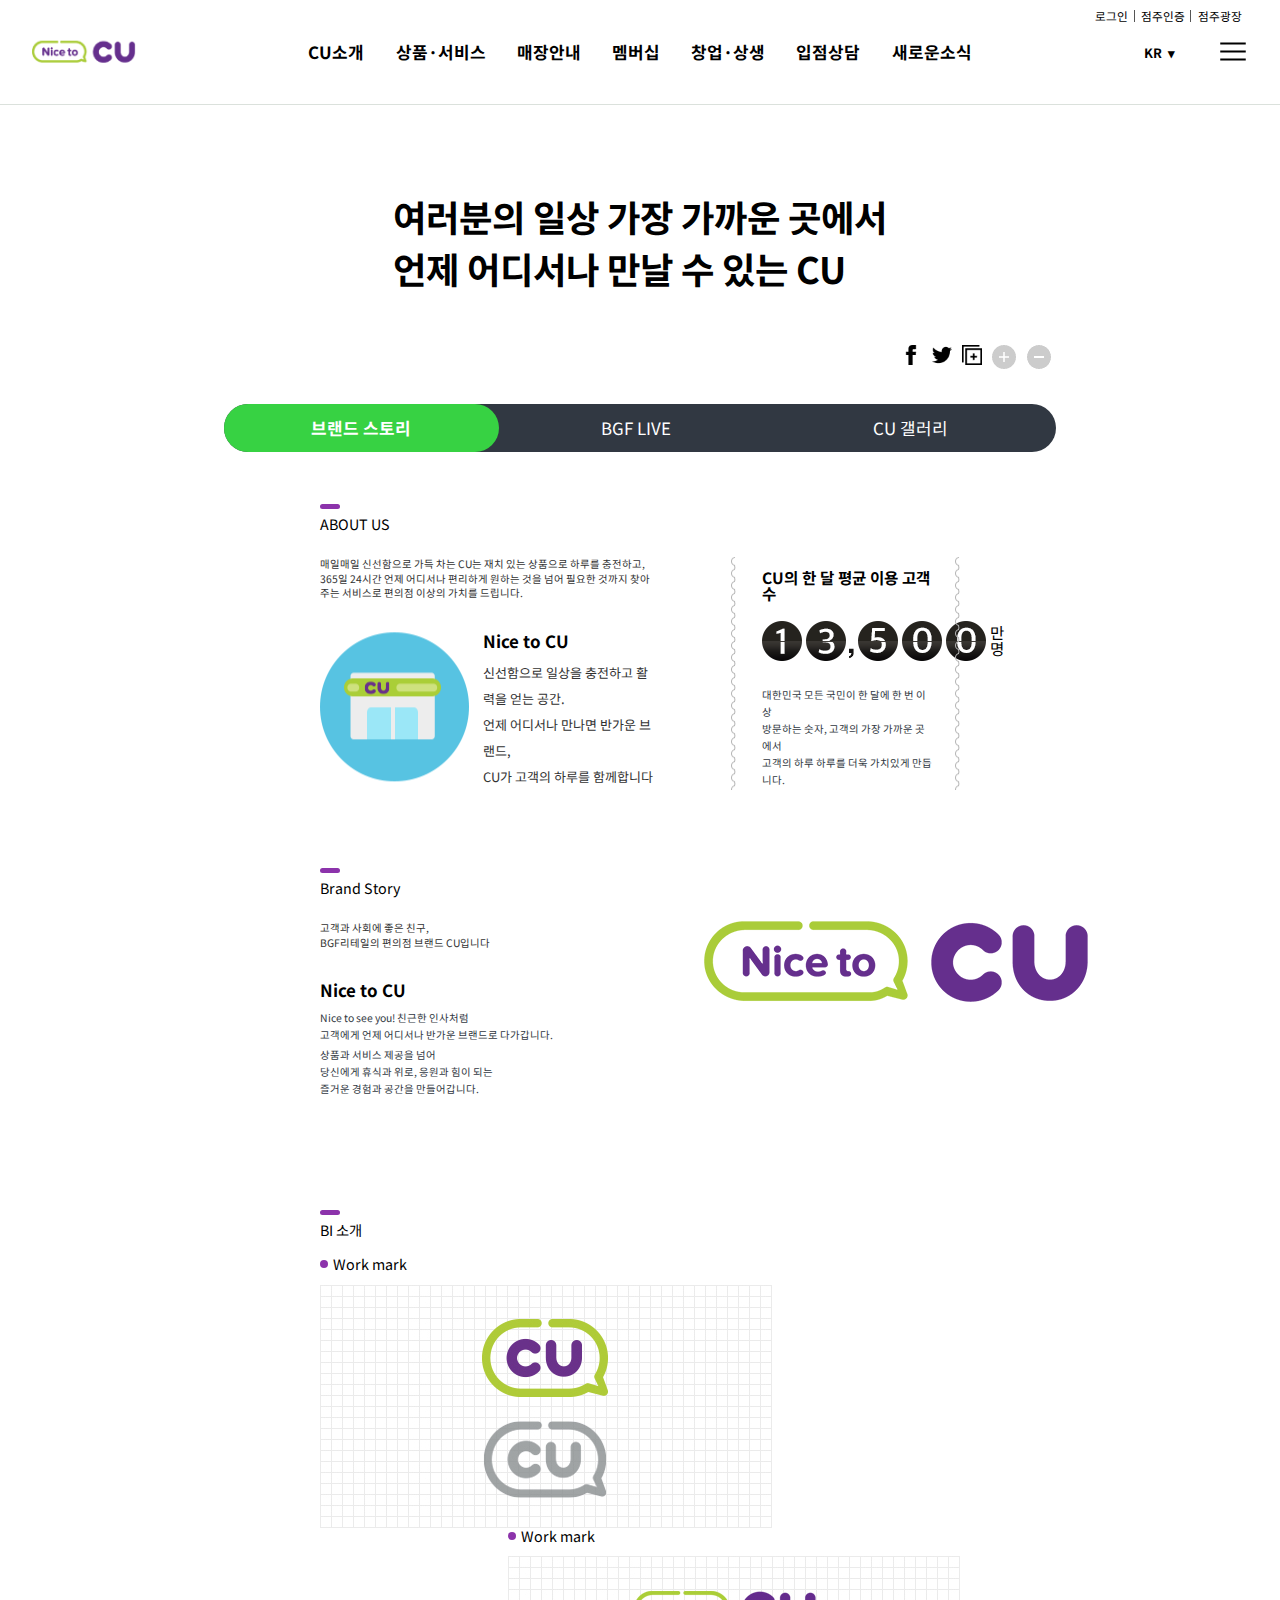
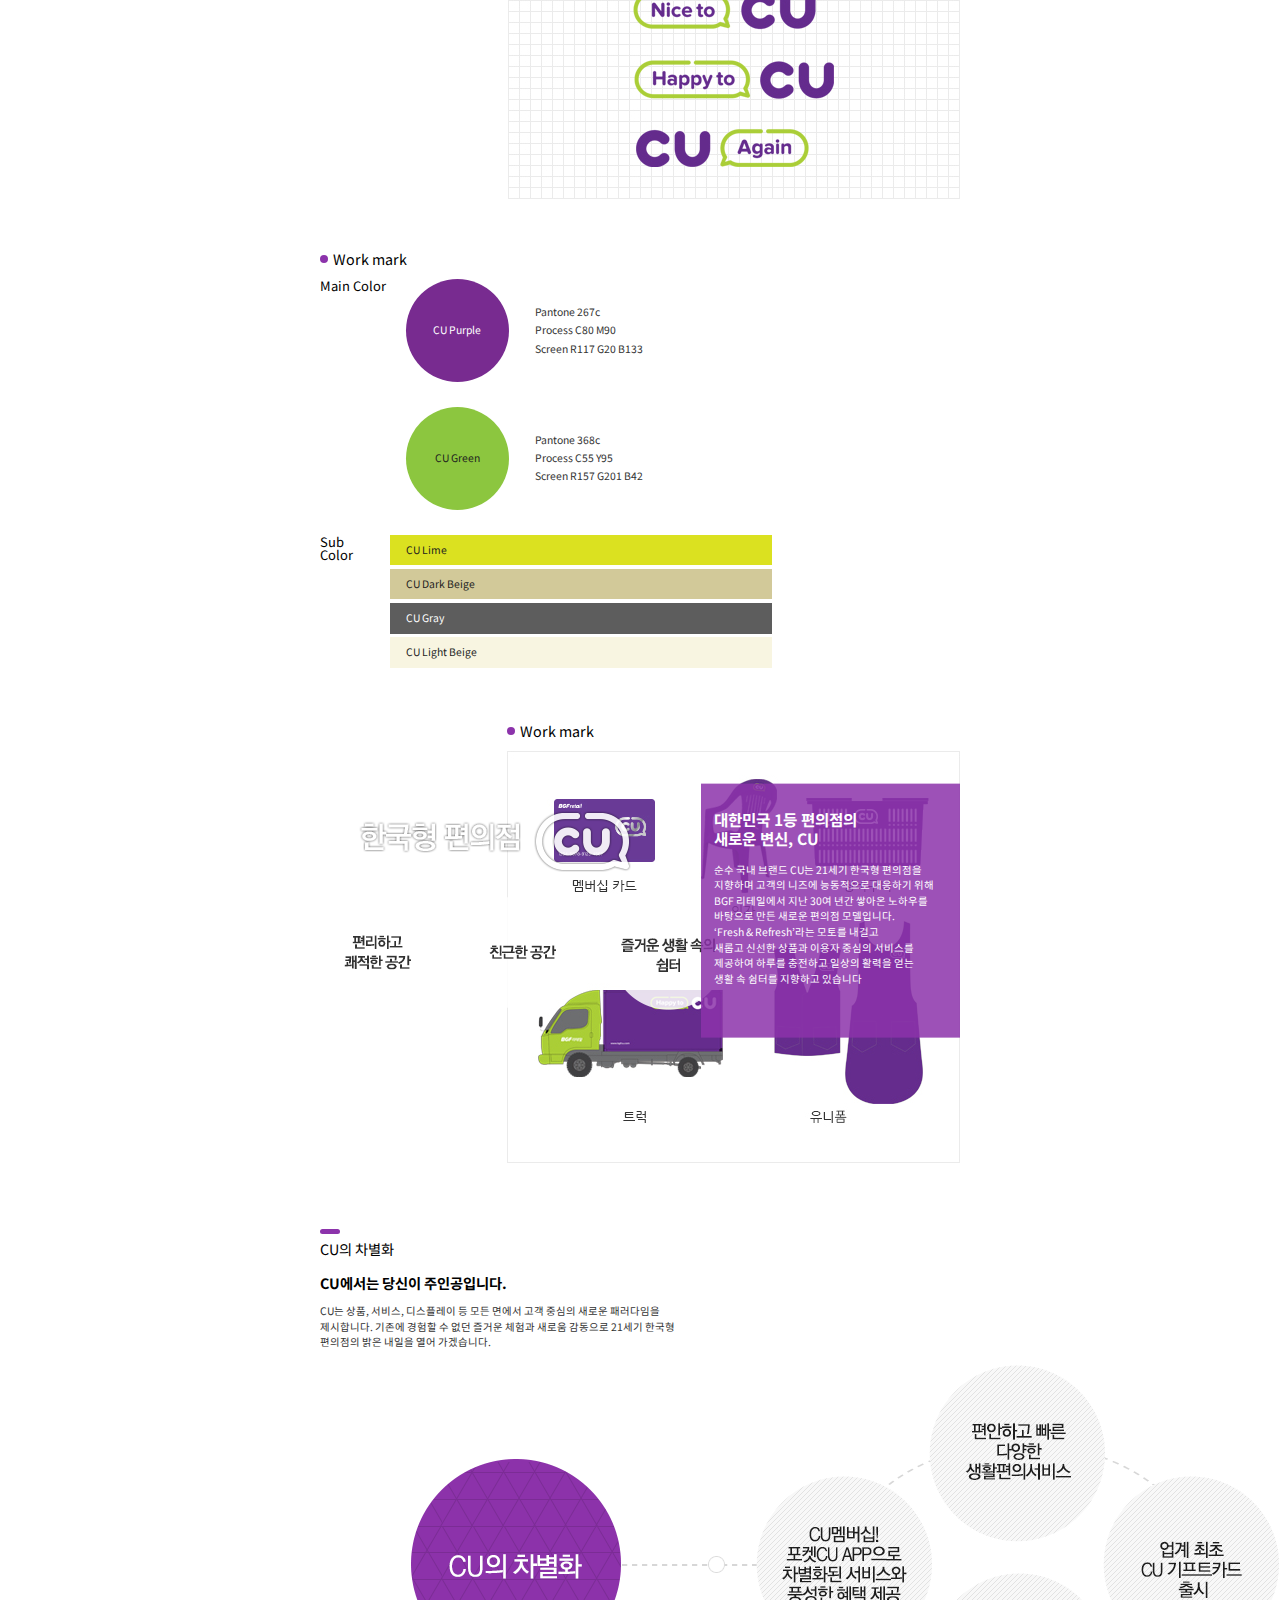
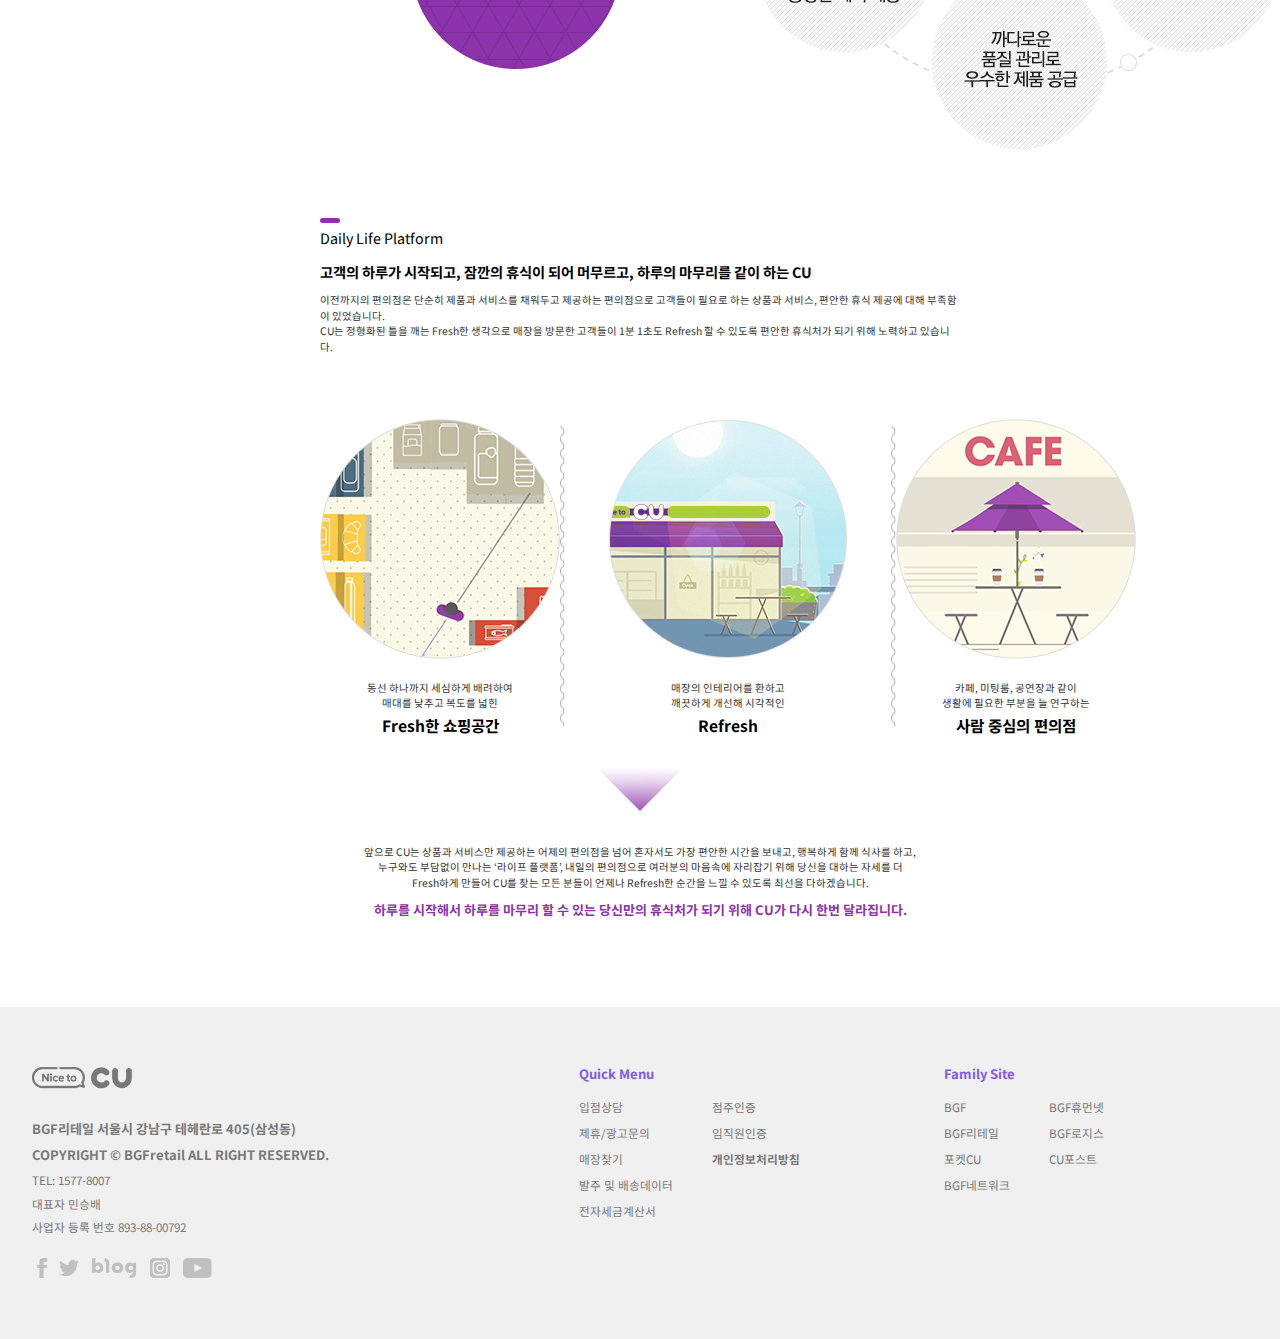
<file: bradninfo.html>
<!DOCTYPE html>
<html lang="en">
<head>
    <meta charset="UTF-8">
    <meta name="viewport" content="width=device-width, initial-scale=1.0">
    <title>CU 소개 | NICE TO CU</title>
    <link rel="stylesheet" href="./css/reset.css">
    <link rel="stylesheet" href="./css/index.css">
    <link rel="stylesheet" href="./css/brandinfo.css">
    <link rel="preconnect" href="https://fonts.googleapis.com">
    <link rel="preconnect" href="https://fonts.gstatic.com" crossorigin>
    <link href="https://fonts.googleapis.com/css2?family=Noto+Sans+KR:wght@100..900&display=swap" rel="stylesheet">
</head>
<body>
    <!-- Header -->
    <header>
        <!-- HeaderWrap -->
        <div class="HeaderWrap">
            <!-- Logo -->
            <h1 class="Logo">
                <a class="LogoLink" href="./index.html">
                    <img class="LogoImg" src="./img/logo.png" alt="CU">
                </a>
            </h1>
            <!-- .Logo -->
            <!-- Navigation -->
            <nav class="Navigation">
                <ul class="NavigationList">
                    <li class="NavigationItem">
                        <a href="./bradninfo.html">CU소개</a>
                        <ul class="NavigationItem-list">
                            <li class="NavigationItem-item">
                                <a href="./bradninfo.html">브랜드 스토리</a>
                            </li>
                            <li class="NavigationItem-item">
                                <a href="#" onclick="return false">BGF LIVE</a>
                            </li>
                            <li class="NavigationItem-item">
                                <a href="#" onclick="return false">CU 갤러리</a>
                            </li>
                        </ul>
                    </li>
                    <li class="NavigationItem">
                        <a href="#" onclick="return false">상품·서비스</a>
                        <ul class="NavigationItem-list">
                            <li class="NavigationItem-item">
                                <a href="#" onclick="return false">전체 상품</a>
                            </li>
                            <li class="NavigationItem-item">
                                <a href="#" onclick="return false">CU 차별화 상품</a>
                            </li>
                            <li class="NavigationItem-item">
                                <a href="#" onclick="return false">행사상품</a>
                            </li>
                            <li class="NavigationItem-item">
                                <a href="#" onclick="return false">생활편의 서비스</a>
                            </li>
                            <li class="NavigationItem-item">
                                <a href="#" onclick="return false">제휴카드</a>
                            </li>
                        </ul>
                    </li>
                    <li class="NavigationItem">
                        <a href="#" onclick="return false">매장안내</a>
                    </li>
                    <li class="NavigationItem">
                        <a href="#" onclick="return false">멤버십</a>
                        <ul class="NavigationItem-list">
                            <li class="NavigationItem-item">
                                <a href="#" onclick="return false">멤버십 소개</a>
                            </li>
                            <li class="NavigationItem-item">
                                <a href="#" onclick="return false">포켓 CU</a>
                            </li>
                        </ul>
                    </li>
                    <li class="NavigationItem">
                        <a href="#" onclick="return false">창업·상생</a>
                        <ul class="NavigationItem-list">
                            <li class="NavigationItem-item">
                                <a href="#" onclick="return false">사업의 이해</a>
                            </li>
                            <li class="NavigationItem-item">
                                <a href="#" onclick="return false">가맹조건</a>
                            </li>
                            <li class="NavigationItem-item">
                                <a href="#" onclick="return false">창업 설명회</a>
                            </li>
                            <li class="NavigationItem-item">
                                <a href="#" onclick="return false">점포물건</a>
                            </li>
                            <li class="NavigationItem-item">
                                <a href="#" onclick="return false">상생혜택</a>
                            </li>
                        </ul>
                    </li>
                    <li class="NavigationItem">
                        <a href="#" onclick="return false">입점상담</a>
                        <ul class="NavigationItem-list">
                            <li class="NavigationItem-item">
                                <a href="#" onclick="return false">입점 프로세스</a>
                            </li>
                            <li class="NavigationItem-item">
                                <a href="#" onclick="return false">기준 안내</a>
                            </li>
                            <li class="NavigationItem-item">
                                <a href="#" onclick="return false">입점 상담 신청</a>
                            </li>
                            <li class="NavigationItem-item">
                                <a href="#" onclick="return false">동반 성장</a>
                            </li>
                        </ul>
                    </li>
                    <li class="NavigationItem">
                        <a href="#" onclick="return false">새로운소식</a>
                    </li>
                </ul>
            </nav>
            <!-- .Navigation -->
            <!-- HeaderLang -->
            <div class="HeaderLang">
                <a class="HeaderLangLink" href="#" onclick="return false">KR</a>
            </div>
            <!-- .HeaderLang -->
            <!-- HeaderTogglemenu -->
            <div class="Togglemenu">
                <a class="TogglemenuLink" href="#" onclick="return false"></a>
            </div>
            <!-- .HeaderTogglemenu -->
            <!-- HeaderTopUtil -->
            <div class="HeaderTopUtil">
                <ul class="HeaderTopUtilList">
                    <li class="HeaderTopUtilItem">
                        <a href="#" onclick="return false">로그인</a>
                    </li>
                    <li class="HeaderTopUtilItem">
                        <a href="#" onclick="return false">점주인증</a>
                    </li>
                    <li class="HeaderTopUtilItem">
                        <a href="#" onclick="return false">점주광장</a>
                    </li>
                </ul>
            </div>
            <!-- .HeaderTopUtil -->
        </div>
        <!-- .HeaderWrap -->
    </header>
    <!-- .Header -->
    <!-- Main -->
    <main>
        <!-- MainTitle -->
        <section class="MainTitle">
            <div class="MainTitle-container">
                <h1 class="MainTitle-text">여러분의 일상 가장 가까운 곳에서 <br> 언제 어디서나 만날 수 있는 CU</h1>
                <ul class="MainTitle-list">
                    <li class="MainTitle-item">
                        <a href="#" onclick="return false"><img src="./img/ico_facebook.png" alt="facebook"></a>
                    </li>
                    <li class="MainTitle-item">
                        <a href="#" onclick="return false"><img src="./img/ico_twitter.png" alt="twitter"></a>
                    </li>
                    <li class="MainTitle-item">
                        <a href="#" onclick="return false"><img src="./img/ico_copyurl.png" alt="url copy"></a>
                    </li>
                    <li class="MainTitle-item">
                        <a href="#" onclick="return false"><img src="./img/ico_plus.png" alt="크게"></a>
                    </li>
                    <li class="MainTitle-item">
                        <a href="#" onclick="return false"><img src="./img/ico_minus.png" alt="작게"></a>
                    </li>
                </ul>
            </div>
            <div class="MainListContainer">
                <ul class="MainList">
                    <li class="MainItem">
                        <a href="#" onclick="return false">브랜드 스토리</a>
                    </li>
                    <li class="MainItem">
                        <a href="#" onclick="return false">BGF LIVE</a>
                    </li>
                    <li class="MainItem">
                        <a href="#" onclick="return false">CU 갤러리</a>
                    </li>
                </ul>
            </div>
        </section>
        <!-- .MainTitle -->
        <!-- BrandStory -->
        <section class="BrandStory">
            <h3 class="Cate">ABOUT US</h3>
            <div class="BrandStoryWrap">
                <div class="BrandStoryWrap-info">
                    <p class="BrandStoryWrap-info-subtitle">매일매일 신선함으로 가득 차는 CU는 재치 있는 상품으로 하루를 충전하고, 365일 24시간 언제 어디서나 편리하게 원하는 것을 넘어 필요한 것까지 찾아주는 서비스로 편의점 이상의 가치를 드립니다.</p>
                    <div class="BrandStoryWrap-info-title">
                        <strong>Nice to CU</strong>
                        <p>신선함으로 일상을 충전하고 활력을 얻는 공간. <br> 언제 어디서나 만나면 반가운 브랜드, <br> CU가 고객의 하루를 함께합니다</p>
                    </div>
                </div>
                <div class="BrandStoryWrap-subinfo">
                    <h2 class="BrandStoryWrap-subinfo-title">CU의 한 달 평균 이용 고객 수</h2>
                    <div class="BrandStoryWrap-subinfo-img">
                        <img src="./img/txt02.png" alt="13,500">
                        <span>만 명</span>
                    </div>
                    <p class="BrandStoryWrap-subinfo-subtitle">대한민국 모든 국민이 한 달에 한 번 이상 <br> 방문하는 숫자, 고객의 가장 가까운 곳에서 <br> 고객의 하루 하루를 더욱 가치있게 만듭니다.</p>
                </div>
            </div>
            <h3 class="Cate">Brand Story</h3>
            <div class="BrandStoryWrap">
                <div class="BrandStoryWrap-info-bs">
                    <p class="BrandStoryWrap-info-subtitle">고객과 사회에 좋은 친구, <br>  BGF리테일의 편의점 브랜드 CU입니다</p>
                    <div class="BrandStoryWrap-info-title-bs">
                        <strong>Nice to CU</strong>
                        <p>Nice to see you! 친근한 인사처럼<br> 고객에게 언제 어디서나 반가운 브랜드로 다가갑니다.</p>
                        <p>상품과 서비스 제공을 넘어 <br>  당신에게 휴식과 위로, 응원과 힘이 되는 <br>  즐거운 경험과 공간을 만들어갑니다.</p>
                    </div>
                </div>
                <div class="BrandStoryWrap-subinfo-bs">
                    <img src="./img/brand_story.png" alt="브랜드스토리">
                </div>
            </div>
            <h3 class="Cate">BI 소개</h3>
            <div class="BiWrap">
                <div class="workmark">
                    <h3 class="workmark-title">Work mark</h3>
                    <img src="./img/img03.jpg" alt="">
                </div>
                <div class="workmark">
                    <h3 class="workmark-title">Work mark</h3>
                    <img src="./img/img04.jpg" alt="">
                </div>
                <div class="workmark">
                    <h3 class="workmark-title">Work mark</h3>
                    <div class="maincolor">
                        <h3 class="maincolor-title">Main Color</h3>
                        <ul class="maincolor-list">
                            <li class="maincolor-item">
                                <span class="maincolor-cate">CU Purple</span>
                                <span class="maincolor-color">
                                    <p>Pantone 267c</p>
                                    <p>Process C80 M90</p>
                                    <p>Screen R117 G20 B133</p>
                                </span>
                            </li>
                            <li class="maincolor-item">
                                <span class="maincolor-cate">CU Green</span>
                                <span class="maincolor-color">
                                    <p>Pantone 368c</p>
                                    <p>Process C55 Y95</p>
                                    <p>Screen R157 G201 B42</p>
                                </span>
                            </li>
                        </ul>
                    </div>
                    <div class="maincolor">
                        <h3 class="maincolor-title">Sub Color</h3>
                        <div class="color-list-container">
                            <ul class="color-list">
                                <li class="color-item-lime">CU Lime</li>
                                <li class="color-item-dk_beige">CU Dark Beige</li>
                                <li class="color-item-gray">CU Gray</li>
                                <li class="color-item-lh_beige">CU Light Beige</li>
                            </ul>
                        </div>
                    </div>
                </div>
                <div class="workmark">
                    <h3 class="workmark-title">Work mark</h3>
                    <img src="./img/img05.jpg" alt="">
                </div>
            </div>
        </section>
        <!-- .BrandStory -->
        <!--BrandSlide-->
        <section class="BlandSlide">
            <div class="BlandSlideWrap">
                <ul class="BlandSlideWrapList">
                    <li class="BlandSlideWrapItem">
                        <img src="./img/bnr_01.jpg" alt="thumb_img">
                    </li>
                    <li class="BlandSlideWrapItem">
                        <img src="./img/bnr_02.jpg" alt="thumb_img">
                    </li>
                    <li class="BlandSlideWrapItem">
                        <img src="./img/bnr_03.jpg" alt="thumb_img">
                    </li>
                    <li class="BlandSlideWrapItem">
                        <img src="./img/bnr_04.jpg" alt="thumb_img">
                    </li>
                    <li class="BlandSlideWrapItem">
                        <img src="./img/bnr_05.jpg" alt="thumb_img">
                    </li>
                    <li class="BlandSlideWrapItem">
                        <img src="./img/bnr_06.jpg" alt="thumb_img">
                    </li>
                    <li class="BlandSlideWrapItem">
                        <img src="./img/bnr_07.jpg" alt="thumb_img">
                    </li>
                </ul>
            </div>
            <div class="BlandSlideinner">
                <div class="BlandSlideinnerImg">
                    <img src="./img/img10.png" alt="한국형 편의점 CU 편리하고 쾌적한 공간, 친근한 공간, 즐거운 생활속의 쉼터">
                </div>
                <div class="BlandSlideinnerTitle">
                    <strong>대한민국 1등 편의점의 <br> 새로운 변신, CU</strong>
                    <p>순수 국내 브랜드 CU는 21세기 한국형 편의점을<br>지향하며 고객의 니즈에 능동적으로 대응하기 위해<br>BGF 리테일에서 지난 30여 년간 쌓아온 노하우를<br>바탕으로 만든 새로운 편의점 모델입니다.<br>‘Fresh &amp; Refresh’라는 모토를 내걸고<br>새롭고 신선한 상품과 이용자 중심의 서비스를<br>제공하여 하루를 충전하고 일상의 활력을 얻는<br>생활 속 쉼터를 지향하고 있습니다</p>
                </div>
            </div>
            <div class="BlandSlideIndicator"></div>
        </section>
        <!--.BrandSlide-->
        <!-- SpecialCu-->
        <section class="SpecialCu">
            <h3 class="Cate">CU의 차별화</h3>
            <div class="SpecialCu-title">
                <h3>CU에서는 당신이 주인공입니다.</h3>
                <p>CU는 상품, 서비스, 디스플레이 등 모든 면에서 고객 중심의 새로운 패러다임을<br>제시합니다. 기존에 경험할 수 없던 즐거운 체험과 새로움 감동으로 21세기 한국형<br>편의점의 밝은 내일을 열어 가겠습니다.</p>
            </div>
            <div>
                <img src="./img/img06_2021.png" alt="thumb_img">
            </div>
        </section>
        <!-- .SpecialCu-->
        <!-- LifeCu -->
        <section class="LifeCu">
            <h3 class="Cate">Daily Life Platform</h3>
            <div class="LifeCu-title">
                <h3>고객의 하루가 시작되고, 잠깐의 휴식이 되어 머무르고, 하루의 마무리를 같이 하는 CU</h3>
                <p>이전까지의 편의점은 단순히 제품과 서비스를 채워두고 제공하는 편의점으로 고객들이 필요로 하는 상품과 서비스, 편안한 휴식 제공에 대해 부족함이 있었습니다.<br>CU는 정형화된 틀을 깨는 Fresh한 생각으로 매장을 방문한 고객들이  1분 1초도 Refresh 할 수 있도록 편안한 휴식처가 되기 위해 노력하고 있습니다.</p>
            </div>
            <div class="LifeCuWrap">
                <ul class="LifeCuWrapList">
                    <li class="LifeCuWrapItem">
                        <img src="./img/refresh_bg04.jpg" alt="thumb_img">
                        <p>동선 하나까지 세심하게 배려하여 <br> 매대를 낮추고 복도를 넓힌</p>
                        <h3>Fresh한 쇼핑공간</h3>
                    </li>
                    <li class="LifeCuWrapItem">
                        <img src="./img/refresh_bg05.jpg" alt="thumb_img">
                        <p>매장의 인테리어를 환하고<br>깨끗하게 개선해 시각적인</p>
                        <h3>Refresh</h3>
                    </li>
                    <li class="LifeCuWrapItem">
                        <img src="./img/refresh_bg06.jpg" alt="thumb_img">
                        <p>카페, 미팅룸, 공연장과 같이<br> 생활에 필요한 부분을 늘 연구하는</p>
                        <h3>사람 중심의 편의점</h3>
                    </li>
                </ul>
            </div>
            <div class="LifeCuText">
                <p class="LifeCuText-sub">앞으로 CU는 상품과 서비스만 제공하는 어제의 편의점을 넘어 혼자서도 가장 편안한 시간을 보내고, 행복하게 함께 식사를 하고,<br>누구와도 부담없이 만나는 ‘라이프 플랫폼’, 내일의 편의점으로 여러분의 마음속에 자리잡기 위해 당신을 대하는 자세를 더<br>Fresh하게  만들어 CU를 찾는 모든 분들이 언제나 Refresh한 순간을 느낄 수 있도록 최선을 다하겠습니다.</p>
                <p class="LifeCuText-main">하루를 시작해서 하루를 마무리 할 수 있는 당신만의 휴식처가 되기 위해 CU가 다시 한번 달라집니다.</p>
            </div>
        </section>
        <!-- .LifeCu -->
    </main>
    <!-- .Main -->
     <!-- Footer -->
     <footer>
        <div class="FooterWrap">
            <div class="FooterInfo">
                <h1 class="FooterInfoTitle">
                    <img src="./img/footer_logo.png" alt="CU">
                </h1>
                <ul class="FooterInfoList">
                    <li class="FooterInfoList-item">BGF리테일 서울시 강남구 테헤란로 405(삼성동)</li>
                    <li class="FooterInfoList-item">COPYRIGHT © BGFretail ALL RIGHT RESERVED.</li>
                    <li class="FooterInfoList-item">TEL: 1577-8007</li>
                    <li class="FooterInfoList-item">대표자 민승배</li>
                    <li class="FooterInfoList-item">사업자 등록 번호 893-88-00792</li>
                </ul>
                <ul class="FooterInfoSns">
                    <li class="FooterSns-item">
                        <a href="#" onclick="return false">
                        <img src="./img/footer_facebook.png" alt="Facebook">
                    </a>
                    </li>
                    <li class="FooterSns-item">
                        <a href="#" onclick="return false">
                        <img src="./img/footer_twitter.png" alt="Twitter">
                    </a>
                    </li>
                    <li class="FooterSns-item">
                        <a href="#" onclick="return false">
                        <img src="./img/footer_blog.png" alt="Blog">
                    </a>
                    </li>
                    <li class="FooterSns-item">
                        <a href="#" onclick="return false">
                        <img src="./img/footer_instagram.png" alt="Instagram">
                    </a>
                    </li>
                    <li class="FooterSns-item">
                        <a href="#" onclick="return false">
                        <img src="./img/footer_youtube.png" alt="Youtube">
                    </a>
                    </li>
                </ul>
            </div>
            <div class="FooterMenu">
                <h2 class="FooterMenu-title">Quick Menu</h2>
                <ul class="FooterMenuList">
                    <li class="FooterMenuItem">
                        <a href="#" onclick="return false">입점상담</a>
                    </li>
                    <li class="FooterMenuItem">
                        <a href="#" onclick="return false">제휴/광고문의</a>
                    </li>
                    <li class="FooterMenuItem">
                        <a href="#" onclick="return false">매장찾기</a>
                    </li>
                    <li class="FooterMenuItem">
                        <a href="#" onclick="return false">발주 및 배송데이터</a>
                    </li>
                    <li class="FooterMenuItem">
                        <a href="#" onclick="return false">전자세금계산서</a>
                    </li>
                </ul>
                <ul class="FooterMenuList">
                    <li class="FooterMenuItem">
                        <a href="#" onclick="return false">점주인증</a>
                    </li>
                    <li class="FooterMenuItem">
                        <a href="#" onclick="return false">임직원인증</a>
                    </li>
                    <li class="FooterMenuItem"> 
                        <a href="#" onclick="return false">개인정보처리방침</a>
                    </li>
                </ul>
            </div>
            <div class="FooterSite">
                <h2 class="FooterMenu-title">Family Site</h2>
                <ul class="FooterMenuList">
                    <li class="FooterMenuItem">
                        <a href="#" onclick="return false">BGF</a>
                    </li>
                    <li class="FooterMenuItem">
                        <a href="#" onclick="return false">BGF리테일</a>
                    </li>
                    <li class="FooterMenuItem">
                        <a href="#" onclick="return false">포켓CU</a>
                    </li>
                    <li class="FooterMenuItem">
                        <a href="#" onclick="return false">BGF네트워크</a>
                    </li>
                </ul>
                <ul class="FooterMenuList">
                    <li class="FooterMenuItem">
                        <a href="#" onclick="return false">BGF휴먼넷</a>
                    </li>
                    <li class="FooterMenuItem">
                        <a href="#" onclick="return false">BGF로지스</a>
                    </li>
                    <li class="FooterMenuItem">
                        <a href="#" onclick="return false">CU포스트</a>
                    </li>
                </ul>
            </div>
        </div>
    </footer>
    <!-- .Footer -->
    <script src="https://code.jquery.com/jquery-3.7.1.min.js" integrity="sha256-/JqT3SQfawRcv/BIHPThkBvs0OEvtFFmqPF/lYI/Cxo=" crossorigin="anonymous"></script>
    <script src="./js/index.js"></script>
    <script src="./js/brandinfo.js"></script>
</body>
</html>
</file>
<file: css/index.css>
/* Header =======================================*/
header{
    border-bottom: 1px solid #dbe1dc;
}


.HeaderWrap{
    position: relative;
    width: 95%;
    margin: auto;
    min-height: 8rem;
    background-color: #fff;
}

.Logo{
    position: absolute;
    top:50%;
    left:0%;
    transform: translateY(-50%);
}

.Navigation{
    position: absolute;
    top:50%;
    left:50%;
    transform: translate(-50%, -50%);
}

.NavigationList{
    display: flex;
}

.NavigationItem{
    position: relative;
    padding: 0rem 2rem;
    font-size: 1.3rem;
    font-weight: bold;
    white-space: nowrap;
}

.NavigationItem:hover a{
    color: #26d034;
}

.NavigationItem:hover .NavigationItem-item a{
    color: #fff;
}

.NavigationItem-list{
    display: none;
    position: absolute;
    left:50%;
    transform: translateX(-50%);
    text-align: center;
    margin-top: 1.5rem;
    padding:2rem 1rem; 
    border-radius: 1rem;
    background-color: #26d034;
}

.NavigationItem-item{
}

.NavigationItem-item a{
    display: inline-block;
    font-size: 1.1rem;
    font-weight: 400;
    color: #fff;
    padding:0.5rem 0rem;
}

.NavigationItem-item a:hover{
    text-decoration: underline;
}

.HeaderLang{
    position: absolute;
    top:50%;
    right: 3%;
    transform: translateY(-50%);
}

.HeaderLangLink{
    font-weight: 1rem;
    font-weight: bold;
    padding-right: 1rem;
}

.HeaderLangLink::after{
    position: absolute;
    top:50%;
    right: 0%;
    transform: translateY(-50%);
    content: "▾";
}

.Togglemenu{
    position: absolute;
    top:50%;
    right: 0%;
    transform: translateY(-50%);
}

.TogglemenuLink{
    display: inline-block;
    width: 30px;
    height: 30px;
    background : url(../img/btn_menu_ico.png) no-repeat center / cover;
}

.HeaderTopUtil{
    position: absolute;
    top:10%;
    right: 0%;
}

.HeaderTopUtilList{
    display: flex;
}

.HeaderTopUtilItem{
    position: relative;
    padding: 0rem 0.5rem;
    font-size: 0.9rem;
    color: #555;
}

.HeaderTopUtilItem:nth-child(2)::before{
    position: absolute;
    top:50%;
    left:0%;
    transform: translateY(-50%);
    width: 1px;
    height: 12px;
    background-color: #555;
    content: "";
}

.HeaderTopUtilItem:nth-child(2)::after{
    position: absolute;
    top:50%;
    right:0%;
    transform: translateY(-50%);
    width: 1px;
    height: 12px;
    background-color: #555;
    content: "";
}

/* Main ===========================================*/


/* CUStory ==========================================*/
.CUStory{
    padding:5rem 2rem;
}

.CUStoryWrap{
    position: relative;
    display: flex;
    justify-content: space-between;
    width: 65%;
    margin: auto;
}

.CUStoryTitleImg img{
    position: relative;
    z-index: -1;
}

.CUStoryLink{
    position: absolute;
    bottom:0%;
    left:0%;
    display: flex;
    align-items: center;
}

.CUStoryLink a{
    padding-right: 0.5rem;
    font-size: 1rem;
    font-weight: bold;
    color: #999;
}

.CUStoryLinkIcon{
    display: inline-block;
    position: relative;
    width: 1.2rem;
    height: 1.2rem;
    border-radius: 100%;
    background-color: #37d243;
}

.CUStoryLinkIcon::after{
    position: absolute;
    top:50%;
    left:50%;
    transform: translate(-50%, -50%);
    width: 60%;
    height: 60%;
    background: url(../img/angle-right-solid-white.svg) no-repeat center;
    content: "";
}


/* EventSlide ============================*/
.EventSlide{
    position: relative;
    margin-bottom: 180px;
    overflow-x: hidden;
}

.EventSlideWrap{
    display: flex;
    max-width: 725px;
    margin: auto;
    transform: translateX(-725px);
    transition: all 0.3s;
}

.EventSlideItem{
    flex-shrink: 0;
    padding: 0rem 1.5rem;
    width: 100%;
    box-sizing: border-box;
}

.EventslideImg{
    width: 100%;
    border-radius: 1rem;
}

.EventSlidBtn{
    position: relative;
    position: absolute;
    top:50%;
    left:0;
    right: 0;
    margin: 0 auto;
    transform: translateY(-50%);
    width: 725px;
}

.EventSlidBtn span{
    display: inline-block;
    width: 60px;
    height: 60px;
    border-radius: 100%;
    background-color: rgb(255, 255, 255, 0.9);
    cursor: pointer;
}

.leftBtn{
    position: relative;
    position: absolute;
    top: 50%;
    left:0%;
    transform: translateY(-50%);
    box-shadow: 2px 2px 6px rgb(0, 0, 0, 0.2);
}

.leftBtn::after{
    position: absolute;
    top:50%;
    left:50%;
    transform: translate(-50%, -50%);
    width: 50%;
    height: 50%;
    background: url(../img/angle-left-solid.svg) no-repeat center;
    content: "";
}

.rightBtn{
    position: relative;
    position: absolute;
    top: 50%;
    right:0%;
    transform: translateY(-50%);
    box-shadow: 2px 2px 6px rgb(0, 0, 0, 0.2);
}

.rightBtn::after{
    position: absolute;
    top:50%;
    left:50%;
    transform: translate(-50%, -50%);
    width: 50%;
    height: 50%;
    background: url(../img/angle-right-solid.svg) no-repeat center;
    content: "";
}

.EventSlideIndicator{
    margin-top: 2rem;
    text-align: center;
}

.EventSlideIndicator span{
    display: inline-block;
    width: 12px;
    height: 12px;
    border-radius: 100%;
    background-color: #222222;
    opacity: 0.2;
    margin: 0px 4px;
    cursor: pointer;
}

.EventSlideIndicator .focus{
    opacity: 1;
    background-color: #37d243;
}

/* Hotissue ===================================*/
.Hotissue{
    position: relative;
    width: 75%;
    margin: auto;
    margin-bottom: 160px;
}

.HotissueTitle{
    position:relative;
    width: 90%;
    margin: auto;
    margin-bottom: 3rem;
    text-align: center;
    font-size: 3rem;
}

.HotissueLink{
    position: relative;
    position: absolute;
    top:50%;
    right: 0%;
    transform: translateY(-50%);
    padding-right: 1.5rem;
    font-size: 1.1rem;
    color: #999;
}

.HotissueLink::after{
    position: absolute;
    top:50%;
    right: 0%;
    transform: translateY(-50%);
    width: 10%;
    height: 100%;
    background:  url(../img/angle-right-solid-999.svg) no-repeat;
    content: "";
}

.HotissueSlide{
    position: relative;
    width: 90%;
    margin: auto;
    overflow: hidden;
}

.HotissueFlex{
    display: flex;
}

.HotissueWrap{
    width: 100%;
    flex-shrink: 0;
    padding: 0rem 1rem;
    box-sizing: border-box;
}

.HotissueList{
    display: flex;
    justify-content: space-between;
}

.HotissueItem{
    padding:1rem 0.8rem 1.7rem 0.8rem;
    border: 1px solid #dddddd;
    border-radius: 1rem;
}

.HotissueItem-imgcontainer{
    position: relative;
}

.NewItemImg{
    position: absolute;
    top:0%;
    right: 0%;
    width: 60px;
    height: 60px;
    background: url(../img/tag_new.png) no-repeat center / cover;
}

.HotissueItem-img {
    width: 200px;
    height: 200px;
}

.HotissueItem-title{
    text-align: center;
    margin-top: 1rem;
    font-size: 1.1rem;
}

.HotissueItem-price{
    text-align: center;
    margin-top: 1rem;
}

.HotissueItem-price strong{
    font-size: 1.4rem;
    color: #222;
}

.HotissueItem-price span{
    font-size: 1.2rem;
}

.HotissueSlideBtn{
    position: relative;
    position: absolute;
    display: inline-block;
    top:50%;
    transform: translateY(-50%);
    width: 100%;
    height: 100%;
    z-index: -1;
}

.HotissueLeft{
    display: inline-block;
    position: absolute;
    top:55%;
    left:0%;
    width: 40px;
    height: 40px;
    background: url(../img/angle-left-solid.svg) no-repeat center;
    cursor: pointer;
}

.HotissueRight{
    display: inline-block;
    position: absolute;
    top:55%;
    right:0%;
    width: 40px;
    height: 40px;
    background: url(../img/angle-right-solid.svg) no-repeat center;
    cursor: pointer;
}

.HotissueIndicator{
    margin-top: 2rem;
    text-align: center;
}

.HotissueIndicator span{
    display: inline-block;
    width: 12px;
    height: 12px;
    border-radius: 100%;
    background-color: #222222;
    opacity: 0.2;
    margin: 0px 4px;
    cursor: pointer;
}

.HotissueIndicator .focus{
    opacity: 1;
    background-color: #37d243;
}

/* Pocketcu =====================================*/
.Pocketcu{
    position: relative;
    width: 65%;
    margin: auto;
    margin-bottom: 160px;
}

.PocketWrap{
    display: flex;
    justify-content: space-between;
    align-items: center;
    padding:4rem 5rem 5rem 5rem;
    box-sizing: border-box;
    border-radius: 1rem;
    background-color: #e9e7f6;
}

.PocketTitle strong{
    font-size: 2.3rem;
}

.PocketTitle p{
    font-size: 1.2rem;
    padding-top: 1rem;
}

.PocketLink a{
    position: relative;
    padding:1rem 4.5rem 1rem 2rem;
    border-radius: 2rem;
    font-size: 1.2rem;
    font-weight: bold;
    color: #fff;
    background-color: #6837f8;
}

.PocketLink a::after{
    position: absolute;
    top:50%;
    right: 15%;
    transform: translateY(-50%);
    width: 10%;
    height: 35%;
    background: url(../img/ico_btn_down.png) no-repeat right;
    content: "";
}

.PocketImg-container{
    position: absolute;
    bottom:0%;
    right: 25%;
}

.PocketImg-container img{
    width: 100%;
}

/* PlusContent ======================================*/
.PlusContent{
    margin-bottom: 300px;
    overflow: hidden;
}

.PlusContentTitle{
    position: relative;
    width: 65%;
    margin: auto;
    margin-bottom: 3rem;
    text-align: center;
    font-size: 3rem;
}

.PlusContentLink{
    position: relative;
    position: absolute;
    top:50%;
    right:0%;
    transform: translateY(-50%);
    padding-right: 1.7rem;
    font-size: 1.1rem;
    color: #999;
}

.PlusContentLink::after{
    position: absolute;
    top:50%;
    right: 0%;
    transform: translateY(-50%);
    width: 10%;
    height: 100%;
    background: url(../img/angle-right-solid-999.svg) no-repeat;
    content: "";
}

.PlustContentFlex{
    display: flex;
    transition: all 0.3s;
}

.PlustContentList{
    display: flex;
}

.PlustContentItem{
    margin: 0rem 0.6rem;
    padding: 1rem 0.8rem 1.7rem 0.8rem;
    border: 1px solid #dddddd;
    border-radius: 1rem;
    box-sizing: border-box;
    transition: all 0.3s;
}


.PlustContentItem-img{
    width: 200px;
    height: 200px;
}

.PlustContentItem-title{
    text-align: center;
    margin-top: 1rem;
    font-size: 1.1rem;
}

.PlustContentItem-price{
    text-align: center;
    margin-top: 1rem;
}

.PlustContentItem-price strong{
    font-size: 1.4rem;
    color: #222;
}

.PlustContentItem-price span{
    font-size: 1.2rem;
}

.PlusContentIndicator{
    position: relative;
    left:50%;
    transform: translateX(-50%);
    display: inline-block;
    margin-top: 2rem;
    padding:0rem 1.5rem;
}

.Plustleft{
    position: absolute;
    top:5%;
    left:0%;
    width: 10%;
    height: 100%;
    padding:0px;
    border: none;
    background: url(../img/angle-left-solid.svg) no-repeat;
    cursor: pointer;
}

.Plustright{
    position: absolute;
    top:5%;
    right:0%;
    width: 10%;
    height: 100%;
    padding:0px;
    border: none;
    background: url(../img/angle-right-solid.svg) no-repeat;
    cursor: pointer;
}

.PlusContentIndicator span{
    display: inline-block;
    width: 12px;
    height: 12px;
    border-radius: 100%;
    background-color: #222222;
    opacity: 0.2;
    margin: 0px 4px;
    cursor: pointer;
}

.PlusContentIndicator .focus{
    opacity: 1;
    background-color: #37d243;
}

/* Nowneed =====================*/

.Nowneed{
    margin-bottom: 235px;
}

.NowneedWrap{
    display: flex;
    width: 65%;
    margin: auto;
}

.NowneedWrap-innertext{
    width: 50%;
}

.NowneedWrap-innerLink{
    width: 50%;
}

.innertext-title{
    font-size: 3rem;
    line-height: 4rem;
    margin-bottom: 1.5rem;
}

.innertext-sub{
    font-size: 1.7rem;
    font-weight: bold;
}

.innertext-link{
    position: relative;
    display: inline-block;
    margin-top: 5rem;
    border-bottom: 5px solid black;
}

.innertext-link input{
    width: 100%;
    margin-right: 10rem;
    padding-bottom: 0.5rem;
    font-size: 1.5rem;
}

.innertext-link a{
    position: absolute;
    top:50%;
    right: 0%;
    transform: translateY(-50%);
    width: 5%;
    height: 60%;
    background: url(../img/ico_search.png) no-repeat center / cover;
}

.NowneedWrap-innerLink{
    position: relative;
}

.NowneedWrap-innerLink a{
    position: absolute;
    display: flex;
    align-items: center;
    padding: 13px 31px;
    box-shadow: 0 10px 20px 0 rgba(0, 0, 0, 0.16);
    border-top-left-radius: 3rem;
    border-top-right-radius: 3rem;
    border-bottom-left-radius: 3rem;
    font-weight: bold;
}

.Item101{
    top:-20%;
    left:10%;
    font-size: 1.8rem;
    color: #fff;
    background-color: #313842;
}

.Item102{
    top:20%;
    left:20%;
    font-size: 1.8rem;
    color: #000;
    background-color: #fff;
}

.Item103{
    top:20%;
    right:00%;
    font-size: 1.4rem;
    color: #fff;
    background-color: #6837f8;
}

.Item104{
    top:70%;
    left:0%;
    font-size: 1.8rem;
    color: #fff;
    background-color: #6837f8;
}

.Item105{
    top:60%;
    right:5%;
    font-size: 1.4rem;
    color: #000;
    background-color: #fff;
}

.Item106{
    bottom:-20%;
    left:40%;
    font-size: 1.4rem;
    color: #fff;
    background-color: #313842;
}

.Item107{
    bottom:-30%;
    right:-7%;
    font-size: 1.4rem;
    color: #fff;
    background-color: #37d243;
}

/* MainInfo ===============================*/
.MainInfoWrap{
    display: flex;
    justify-content: space-between;
    width: 65%;
    margin: auto;

}

.MainInfoWrapItem{
    position: relative;
    width: 49%;
    height: 100%;
    padding:50px 60px;
    box-sizing: border-box;
    border-radius: 1rem;
    transition: all 0.5s;
    overflow: hidden;
}

.MainInfoWrapItem:first-child{
    background-color: #ceeef8;
}

.MainInfoWrapItem:last-child{
    background-color: #dcdafc;
}


.MainInfoWrapItem:first-child::after{
    position: absolute;
    bottom:0%;
    right: 0%;
    width: 100%;
    height: 100%;
    background: url(../img/info_bnr01.png) no-repeat right bottom;
    content: "";
    z-index: 0;
}
.MainInfoWrapItem:last-child::after{
    position: absolute;
    bottom:0%;
    right: 0%;
    width: 100%;
    height: 100%;
    background: url(../img/info_bnr02.png) no-repeat right bottom;
    content: "";
    z-index: 0;
}

.MainInfoWrapItem:first-child:hover{
    background: linear-gradient(0deg, #4e6de9, #50e2c4);
}

.MainInfoWrapItem:first-child:hover .MainInfoWrapItem-link{
    color: #fff;
}

.MainInfoWrapItem:first-child:hover .MainInfoarrow{
    width: 100px;
    background-color: #fff;
}

.MainInfoWrapItem:first-child:hover .MainInfoarrow::before{
    border-top: 2px solid #fff;
    border-right: 2px solid #fff;
}

.MainInfoWrapItem:last-child:hover{
    background: linear-gradient(0deg, #ef75d8, #9262f3);
}

.MainInfoWrapItem:last-child:hover .MainInfoWrapItem-link{
    color: #fff;
}

.MainInfoWrapItem:last-child:hover .MainInfoarrow{
    width: 100px;
    background-color: #fff;
}

.MainInfoWrapItem:last-child:hover .MainInfoarrow::before{
    border-top: 2px solid #fff;
    border-right: 2px solid #fff;
}

.MainInfoWrapItem-link{
    position: relative;
    z-index: 99;
}

.MainInfoWrapItem-link h2{
    margin-bottom: 1rem;
    font-size: 2.2rem;
}

.MainInfoWrapItem-link p{
    margin-bottom: 2rem;
    font-size: 1.3rem;
    line-height: 2rem;
}

.MainInfoarrow{
    position: relative;
    display: inline-block;
    width: 30px;
    height: 2px;
    background-color: black;
    transition: all 0.3s;
}


.MainInfoarrow::before{
    position: absolute;
    top:-250%;
    right:0%;
    width: 10px;
    height: 10px;
    border-top: 2px solid black;
    border-right: 2px solid black;
    transform: rotate(45deg);
    transition: all 0.5s;
    content: "";
}

/* Searchcu ========================*/
.Searchcu{
    margin: 206px 0px 160px 0px;
}

.SearchcuWrap{
    display: flex;
    align-items: center;
    width: 65%;
    margin: auto;
}

.Searchcu-innertitle{
    width: 50%;
}

.Searchcu-innerimg{
    width: 50%;
}

.Searchcu-innertitle .icon{
    display: inline-block;
    width: 95px;
    height: 48px;
    background: url(../img/ico_cu.png) no-repeat center bottom;
}

.StorycuWrap{
    position: relative;
    width: 55%;
    height: 1280px;
    margin: auto;
}

.StorycuWrapTitle{
    display: inline-block;
    padding:12rem 0rem;
    font-size: 8rem;
}

.StorycuItem{
    float: right;
}

.StorycuItem-title{
    display: flex;
    align-items: center;
    padding:1.5rem 0rem;
    font-size: 2rem;
}

.StorycuItem:nth-child(2) .StorycuItem-title .icon{
    display: inline-block;
    width: 122px;
    height: 38px;
    padding-left: 1.5rem;
    background: url(../img/story_logo.png) no-repeat center bottom;
}

.StorycuItem-sub{
    font-size: 1.3rem;
    font-weight: 400;
    line-height: 2rem;
}

.StorycuItem:nth-child(3){
    float: left;
}

.StorycuItem:nth-child(3) .StorycuItem-title .icon{
    display: inline-block;
    width: 36px;
    height: 36px;
    padding-left: 1.5rem;
    background: url(../img/story_ico2.png) no-repeat center bottom;
}

.StorycuItem:nth-child(4){
    padding-top:130px;
    float: right;
}

.StorycuItem:nth-child(4) .StorycuItem-title .icon{
    display: inline-block;
    width: 36px;
    height: 36px;
    padding-left: 1.5rem;
    background: url(../img/story_ico3.png) no-repeat center bottom;
}

/* Custory ==================================*/

.Custory{
    position: relative;
    width: 100%;
    overflow: hidden;
}

.CustoryFlex{
    display: flex;
    width: 100%;
    transition: all 0.3s;
}

.CustoryWrap{
    position: relative;
    flex-shrink: 0;
    width: 100%;
}

.CustoryWrap-title{
    position: absolute;
    top:50%;
    left:5%;
    transform: translateY(-50%);
    font-size: 3.5rem;
    line-height: 5rem;
    color: #fff;
    background: rgba(0, 0, 0, 0.4);
}

.CustoryWrap-img{
    width: 100%;
    max-height: 1200px;
}

.CustoryIndicator{
  position: absolute;
  display: inline-block;
  bottom: 3%;
  left:50%;
  transform: translateX(-50%);
  z-index: 999;
}

.CustoryIndicator span{
    display: inline-block;
    width: 12px;
    height: 12px;
    border-radius: 100%;
    background-color: #fff;
    margin: 0px 4px;
    cursor: pointer;
}

.CustoryIndicator .focus{
    opacity: 1;
    background-color: #37d243;
}

/* Footer ===================================*/
Footer{
    background-color: #f0f0f0;
}


.FooterWrap{
    display: flex;
    width: 65%;
    margin: auto;
    padding:60px 0px;
}

.FooterInfo{
    width: 45%;
}

.FooterInfoTitle{
    padding-bottom:2rem;
}

.FooterInfoList-item:nth-child(-n+2){
    font-size: 1rem;
    font-weight: bold;
    line-height: 2rem;
    color: #787878;
}

.FooterInfoList-item:nth-child(n+3):nth-child(-n+5){
    font-size: 0.9rem;
    line-height: 1.8rem;
    color: #787878;
}

.FooterInfoSns{
    display: flex;
    margin-top: 1.5rem;
}

.FooterSns-item{
    padding:0rem 0.5rem;
}

.FooterSns-item:first-child{
    padding: 0rem;
}

.FooterMenu{
    width: 30%;
}

.FooterMenu-title{
    color: #8059ea;
}

.FooterMenuList{
    margin-top: 1rem;
    padding-right:4.5rem;
    float: left;
}

.FooterMenu .FooterMenuList:last-child .FooterMenuItem:last-child{
    font-weight: bold;
}

.FooterMenuItem{
    padding:0.5rem 0rem;
}

.FooterMenuItem a{
    font-size: 0.9rem;
    color: #787878;
}

.FooterSite{
    width: 25%;
}

@media screen and (min-width : 1700px) and (max-width : 1820px){
    html{
        font-size: 15px;
    }

    .Hotissue{
        width: 80%;
    }

    .HotissueItem{
        margin: 0rem 0.5rem;
    }

    .Pocketcu{
        width: 80%;
    }

    .StorycuWrap{
        width: 60%;
    }

    .FooterWrap{
        width: 70%;
    }

}
@media screen and (min-width : 1520px) and (max-width : 1700px){
    html{
        font-size: 15px;
    }

    .CUStoryWrap{
        width: 85%;
    }

    .Hotissue{
        width: 90%;
    }

    .HotissueItem{
        margin: 0rem 0.5rem;
    }

    .Pocketcu{
        width: 90%;
    }

    .NowneedWrap{
        width: 70%;
    }

    .MainInfoWrap{
        width: 70%;
    }

    .SearchcuWrap{
        width: 70%;
    }

    .StorycuWrap{
        width: 68%;
    }
    .Searchcu-innerimg img{
        width: 100%;
    }

    .FooterMenuList{
        padding-right: 4rem;
    }

    .FooterWrap{
        width: 75%;
    }
}

@media screen and (min-width : 1280px) and (max-width : 1520px){
    html{
        font-size: 15px;
    }

    .CUStoryWrap{
        width: 95%;
    }

    .Hotissue{
        width: 90%;
    }

    .HotissueItem{
        margin: 0rem 0.5rem;
    }

    .HotissueItem-img{
        width: 160px;
        height: 160px;
    }

    .HotissueItem-title{
        width: 160px;
    }

    .Pocketcu{
        width: 90%;
    }

    .NowneedWrap{
        width: 90%;
    }

    .MainInfoWrap{
        width: 90%;
    }

    .SearchcuWrap{
        width: 90%;
    }

    .StorycuWrap{
        width: 80%;
    }

    .Searchcu-innerimg img{
        width: 100%;
    }

    .FooterMenuList{
        padding-right: 4rem;
    }

    .FooterWrap{
        width: 90%;
    }
}

@media screen and (min-width : 980px) and (max-width : 1280px){
    html{
        font-size: 13px;
    }

    .LogoImg{
        width: 90%;
    }

    .HeaderLang{
        right: 6%;
    }

    .NavigationItem{
        padding:0rem 1.2rem;
    }
    

    .CUStoryWrap{
        width: 95%;
    }

    .CUStoryTitleImg img{
        width: 100%;
    }

    .CUStoryThumbImg img{
        width: 100%;
    }

    .CUStoryLink a{
        font-size: 1.2rem;
    }

    .EventSlide{
        margin-top: 100px;
    }

    .Hotissue{
        width: 100%;
    }

    .HotissueSlide{
        width: 100%;
    }
    
    .HotissueItem-img{
        width: 160px;
        height: 160px;
    }

    .HotissueItem-title{
        width: 160px;
    }

    .HotissueSlideBtn{
        display: none;
    }

    .Pocketcu{
        width: 95%;
    }

    .PocketWrap{
        padding:7rem 2rem 7rem 2rem
    }
    
    .PocketImg-container{
        right: 22%;
    }

    .PlusContentTitle{
        width: 90%;
    }

    .PlustContentItem-img{
        width: 160px;
        height: 160px;
    }

    .NowneedWrap{
        width: 95%;
    }

    .NowneedWrap-innerLink a{
        padding:10px 25px;
    }
    
    .Item102{
        top:25%;
    }

    .Item107{
        right: 0%;
    }

    .MainInfoWrap{
        width: 95%;
    }

    .MainInfoWrapItem{
        padding:50px 40px;
    }

    .MainInfoWrapItem:first-child::after{
        background: url(../img/info_bnr01.png) no-repeat right bottom / cover;
        background-size: 100%;
    }

    .MainInfoWrapItem:last-child::after{
        background: url(../img/info_bnr02.png) no-repeat right bottom / cover;
        background-size: 100%;
    }

    .SearchcuWrap{
        width: 95%;
    }

    .Searchcu-innerimg img{
        width: 100%;
    }

    .StorycuWrap{
        display: flex;
        flex-direction: column;
        justify-content: center;
        align-items: center;
        width: 100%;
        height: auto;
    }
    
    .StorycuWrapTitle{
        font-size: 5rem;
        padding:0rem 0rem 5rem 0rem;
    }

    .StorycuItem{
        float: none;
        margin-bottom: 5rem;
    }

    .StorycuItem:nth-child(4){
        padding-top: 0px;
    }

    .StorycuItem-link{
        display: flex;
        justify-content: center;
    }

    .StorycuItem-link img{
        width: 80%;
    }

    .StorycuItem-title{
        justify-content: center;
    }

    .StorycuItem-sub{
        text-align: center;
    }

    .FooterWrap{
        width: 95%;
    }

    .FooterMenuList{
        padding-right: 3rem;
    }

}

@media screen and (min-width : 785px) and (max-width : 980px){
    html{
        font-size: 12px;
    }

    .LogoImg{
        width: 80%;
    }

    .HeaderLang{
        right: 6%;
    }

    .NavigationItem{
        padding:0rem 0.5rem;
    }

    .CUStoryWrap{
        width: 95%;
    }

    .CUStoryTitleImg img{
        width: 100%;
    }

    .CUStoryThumbImg img{
        width: 100%;
    }

    .CUStoryLink a{
        font-size: 1.2rem;
    }

    .EventSlide{
        margin-top: 100px;
    }

    .Hotissue{
        width: 100%;
    }

    .HotissueSlide{
        width: 100%;
    }

    .HotissueItem-img{
        width: 120px;
        height: 120px;
    }

    .HotissueItem-title{
        width: 120px;
    }

    .NewItemImg{
        width: 35px;
        height: 35px;
    }

    .HotissueSlideBtn{
        display: none;
    }

    .Pocketcu{
        width: 100%;
        height: 180px;
        background-color: #e9e7f6;
    }

    .PocketWrap{
        position: absolute;
        top: 50%;
        left:30%;
        transform: translateY(-50%);
        flex-direction: column;
        padding:0rem;
    }

    .PocketTitle{
        margin-bottom: 3rem;
    }
    
    .PocketImg-container{
        position: absolute;
        bottom:0%;
        right:20%;
        width: 170px;
        height: 157px;
    }

    .PocketImg-container img{
        width: 100%;
    }

    .PocketTitle strong{
        display: inline-block;
        width: 150px;
        font-size: 1.5rem;
    }

    .PocketTitle p{
        display: none;
    }

    .PlusContentTitle{
        width: 90%;
    }

    .PlustContentItem-img{
        width: 120px;
        height: 120px;
    }

    .PlustContentItem-title p{
        height: 25px;
    }

    .NowneedWrap{
        width: 95%;
    }

    .NowneedWrap-innerLink a{
        padding:10px 25px;
    }

    .MainInfoWrap{
        width: 95%;
    }

    .MainInfoWrapItem{
        padding:50px 40px;
    }

    .MainInfoWrapItem:first-child::after{
        background: url(../img/info_bnr01.png) no-repeat right bottom / cover;
        background-size: 100%;
    }

    .MainInfoWrapItem:last-child::after{
        background: url(../img/info_bnr02.png) no-repeat right bottom / cover;
        background-size: 100%;
    }

    .SearchcuWrap{
        width: 95%;
    }

    .Searchcu-innerimg img{
        width: 100%;
    }

    .innertext-title{
        font-size: 2.5rem;
    }

    .innertext-title .icon{
        width: 55px;
        height: 48px;
        background: url(../img/ico_cu.png) no-repeat center bottom/ cover;
        background-size: 100%;
    }

    .SearchcuWrap{
        width: 95%;
    }

    .Searchcu-innerimg img{
        width: 100%;
    }

    .StorycuWrap{
        display: flex;
        flex-direction: column;
        justify-content: center;
        align-items: center;
        width: 100%;
        height: auto;
    }
    
    .StorycuWrapTitle{
        font-size: 5rem;
        padding:0rem 0rem 5rem 0rem;
    }

    .StorycuItem{
        float: none;
        margin-bottom: 5rem;
    }

    .StorycuItem:nth-child(4){
        padding-top: 0px;
    }

    .StorycuItem-link{
        display: flex;
        justify-content: center;
    }

    .StorycuItem-link img{
        width: 80%;
    }

    .StorycuItem-title{
        justify-content: center;
    }

    .StorycuItem-sub{
        text-align: center;
    }

    .FooterWrap{
        width: 95%;
    }

    .FooterMenuList{
        padding-right: 2rem;
    }
}

@media screen and (max-width : 785px){
    html{
        font-size: 12px;
    }

    .HeaderWrap{
        min-height: 5rem;
    }

    .Logo img{
        width: 80%;
    }

    .Navigation{
        display: none;
        top:auto;
        bottom:15%;
        left:0%;
        transform: none;
    }

    .NavigationItem{
        font-size: 0.9rem;
        padding:0rem 1.5rem 0rem 0rem;
    }

    .NavigationItem:nth-child(6){
        display: none;
    }

    .HeaderLang{
        right: 7%;
    }

    .TogglemenuLink{
        width: 20px;
        height: 20px;
    }

    .HeaderTopUtil{
        display: none;
    }

    .CUStoryWrap{
        width: 95%;
    }

    .CUStoryTitleImg img{
        width: 80%;
    }

    .CUStoryThumbImg img{
        width: 100%
    }

    .CUStoryLink a{
        font-size: 1.2rem;
    }

    .EventSlide{
        margin-bottom: 100px;
    }

    .EventSlidBtn{
        display: none;
    }

    .Hotissue{
        width: 95%;
        margin-bottom: 100px;
    }

    .HotissueTitle{
        width: 100%;
        text-align: left;
        font-size: 1.5rem;
    }

    .HotissueSlide{
        width: 100%;
    }

    .HotissueWrap{
        padding:0px;
    }

    .HotissueItem{
        width: 50%;
        margin: 0rem 1rem;
    }

    .HotissueItem-imgcontainer{
        display: flex;
        justify-content: center;
    }

    .HotissueItem-img{
        width: 100%;
        height: 100%;
    }

    .NewItemImg{
        right: 0%;
        width: 30px;
        height: 30px;
    }

    .HotissueSlideBtn{
        display: none;
    }

    .Pocketcu{
        display: flex;
        justify-content: center;
        width: 100%;
        height: 180px;
        margin-bottom: 100px;
        background-color: #e9e7f6;
    }

    .PocketWrap{
        padding: 0px;
        flex-direction: column;
        justify-content:center;
        align-items: center;
    }

    .PocketImg-container{
        width: 50%;
    }

    .PocketTitle{
        width: 150px;
        text-align: center;
    }

    .PocketTitle strong{
        font-size: 1.5rem;
    }

    .PocketTitle p{
        display: none;
    }

    .PocketLink{
        margin-top: 2rem;
    }

    .PocketImg-container{
        display: none;
    }

    .PlusContent{
        margin-bottom: 100px;
    }

    .PlusContentTitle{
        width: 95%;
        text-align: left;
        font-size: 1.5rem;
    }

    .PlustContentWrap{
        width: 100%;
        flex-shrink: 0;
    }

    .PlustContentList{
        flex-wrap: wrap;
        justify-content: space-between;
    }


    .PlustContentItem{
        width: 46%;
        margin-bottom: 1.2rem;
    }
    
    .PlustContentItem-link{
        display: flex;
        flex-direction: column;
      align-items: center;
    }

    .PlustContentItem-img{
        width: 150px;
        height: 150px;
    }

    .NowneedWrap{
        width: 95%;
        flex-direction: column;
    }

    .NowneedWrap-innertext{
        width: 100%;
        text-align: center;
    }

    .innertext-title{
        font-size: 2rem;
        line-height: 2rem;
    }

    .innertext-sub{
        font-size: 1.2rem;
        font-weight: 500;
        color: #313842;
    }

    .innertext-link{
        display: none;
    }

    .Nowneed{
        margin-bottom: 100px;
    }

    .NowneedWrap-innerLink{
        width: 100%;
        height: 240px;
        margin-top: 3rem;
    }

    .NowneedWrap-innerLink a{
        justify-content: center;
        font-size: 1.5rem;
        padding:10px;
    }

    .NowneedWrap-innerLink a img{
        width: 30%;
    }

    .Item101{
        top:0%;
        left:10%;
    }

    .Item102{
        top:28%;
        left:25%;
    }

    .Item103{
        right: 10%;
    }

    .Item104{
        top:60%;
        left:5%;
    }

    .Item105{
        top:55%;
    }

    .Item106{
        bottom:0%;
    }

    .Item107{
        bottom:0%;
        right: 5%;
    }

    .MainInfoWrap{
        flex-direction: column;
    }

    .MainInfoWrap{
        width: 95%;
    }

    .MainInfoWrapItem{
        width: 100%;
    }

    .MainInfoWrapItem{
        margin-bottom: 1.5rem;
        padding:25px 15px;
    }

    .MainInfoWrapItem-link h2{
        font-size: 1.8rem;
    }

    .MainInfoWrapItem-link p{
        width: 150px;
        margin-bottom: 0px;
        font-size: 1.1rem;
    }

    .MainInfoarrow{
        display: none;
    }

    .MainInfoWrapItem:first-child::after{
        width: 85%;
        height: 85%;
        background: url(../img/info_bnr01.png) no-repeat right bottom / cover;
        background-size: 85%;
    }

    .MainInfoWrapItem:last-child::after{
        width: 85%;
        height: 85%;
        background: url(../img/info_bnr02.png) no-repeat right bottom / cover;
        background-size: 85%;
    }

    .Searchcu{
        margin-top: 100px;
        margin-bottom: 100px;
    }

    .SearchcuWrap{
        width: 95%;
        flex-direction: column;
    }

    .Searchcu-innertitle{
        width: 100%;
        text-align: center;
    }

    .innertext-link{
        display: block;
        margin-top: 2.5rem;
        border-bottom: 3px solid black;
    }

    .Searchcu-innerimg{
        width: 350px;
        margin-top: 5rem;
    }

    .Searchcu-innerimg img{
        width: 100%;
    }

    .innertext-title .icon{
        width: 65px;
        background: url(../img/ico_cu.png) no-repeat center bottom/ cover;
        background-size: 100%;
    }

    .MainInfoWrapItem:first-child::after{
        width: 100%;
        height: 100%;
        background: url(../img/info_bnr01.png) no-repeat right bottom;
        background-size: 80%;
    }

    .MainInfoWrapItem:last-child::after{
        width: 100%;
        height: 100%;
        background: url(../img/info_bnr02.png) no-repeat right bottom;
        background-size: 80%;
    }

    .StorycuWrap{
        width: 95%;
        height: auto;
        text-align: center;
    }

    .StorycuWrapTitle{
        padding:0px;
        font-size: 1.7rem;
    }

    .StorycuItem:nth-child(4){
        padding:0px;
        float: none;
    }
    .StorycuItem-link {
        display: inline-block;
        width: 80%;
        margin-top: 2rem;
        border-radius: 1rem;
    }

    .StorycuItem-link img{
        width: 100%;
    }

    .StorycuItem:nth-child(-n+3){
        display: none;
    }

    .StorycuItem-title{
        display: none;
    }

    .StorycuItem-sub{
        margin-top: 1rem;
        font-weight: 500;
    }

    .Custory{
        margin-top: 100px;
    }

    .CustoryWrap-title{
        top:20%;
        transform: none;
        width: 250px;
        font-size: 1.7rem;
        line-height: 3rem;
    }

    .FooterWrap{
        width: 95%;
        flex-wrap: wrap;
    }

    .FooterInfo{
        width: 100%;
        margin-bottom: 3rem;
    }

    .FooterMenu{
        width: 50%;
    }

    .FooterMenuList{
        padding-right: 2.5rem;
    }

    .FooterSite{
        width: 50%;
    }
}
</file>
<file: css/brandinfo.css>
/* MainTitle ==========================*/

.MainTitle-container{
    position: relative;
    width: 65%;
    height: 273px;
    margin: auto;
    z-index: -1;
}

.MainTitle-text{
    display: flex;
    justify-content: center;
    align-items: center;
    height: 100%;
    font-size: 2.8rem;
    line-height: 4rem;
}

.MainTitle-list{
    position: absolute;
    bottom:3%;
    right: 0%;
    display: flex;
}

.MainTitle-item{
    padding:0rem 0.4rem;
}

.MainListContainer{
    width: 65%;
    margin: auto;
    margin-top: 2rem;
}

.MainList{
    display: flex;
    border-radius: 3rem;
    background-color: #313842;
}

.MainItem{
    width: 33%;
    padding: 1.2rem 0rem;
    text-align: center;
}

.MainItem:nth-child(1){
    border-radius: 3rem;
    background-color: #37d243;
}


.MainItem a{
    font-size: 1.3rem;
    color: #fff;
}

.MainItem:nth-child(1) a{
    font-size: 1.3rem;
    font-weight: 700;
    color: #fff;
}

/* BrandStory ==========================*/
.BrandStory{
    width: 50%;
    margin: auto;
    padding-top: 4rem;
}

.Cate{
    position: relative;
    padding-top: 1rem;
    font-size: 1.1rem;
    font-weight: 400;
}

.Cate::before{
    position: absolute;
    top:0%;
    width:20px;
    height: 5px;
    border-radius: 1rem;
    background-color: #8c33ab;
    content: "";
}

.BrandStoryWrap{
    display: flex;
    margin-top: 2rem;
    margin-bottom: 6rem;
}

.BrandStoryWrap-info{
    position: relative;
    width: 55%;
    padding-right: 6rem;
}

.BrandStoryWrap-info::after{
    position: absolute;
    top:0%;
    right: 0%;
    width: 100%;
    height: 100%;
    background: url(../img/bg_05.png) no-repeat right;
    content: "";
}

.BrandStoryWrap-info-subtitle{
    font-size: 0.8rem;
    line-height: 1.1rem;
    color: #323232;
}

.BrandStoryWrap-info-title{
    position: relative;
    margin-top:2.5rem;
    padding-left:12.5rem;
    min-height: 150px;
}

.BrandStoryWrap-info-title::before{
    position: absolute;
    top:50%;
    left:0%;
    transform: translateY(-50%);
    width: 100%;
    height: 100%;
    background: url(../img/img01.png) no-repeat;
    content: "";
}

.BrandStoryWrap-info-title strong{
    display: inline-block;
    margin-bottom: 0.8rem;
    font-size: 1.3rem;
    font-weight: 700;
}

.BrandStoryWrap-info-title p{
    font-size: 1rem;
    line-height: 2rem;
    color: #323232;
}

.BrandStoryWrap-subinfo{
    position: relative;
    width: 35%;
    padding:0rem 2rem;
    box-sizing: border-box; 
}

.BrandStoryWrap-subinfo::after{
    position: absolute;
    top:0%;
    right: 0%;
    width: 100%;
    height: 100%;
    background: url(../img/bg_05.png) no-repeat right;
    content: "";
}

.BrandStoryWrap-subinfo-title{
    margin-top: 1rem;
    padding-bottom:1.5rem;
    font-size: 1.2rem;
    font-weight: 700;
}

.BrandStoryWrap-subinfo-img{
    display: flex;
    align-items: center;
    margin-bottom: 2rem;
}

.BrandStoryWrap-subinfo-img span{
    margin-left: 0.3rem;
    font-size: 1.2rem;
}

.BrandStoryWrap-subinfo-subtitle{
    font-size: 0.8rem;
    line-height: 1.3rem;
    color: #313842;
}

.BrandStoryWrap-info-bs{
    width: 60%;
}

.BrandStoryWrap-subinfo-bs{
    width: 40%;
    box-sizing: border-box; 
}

.BrandStoryWrap-info-title-bs{
    position: relative;
    margin-top:2.5rem;
    min-height: 150px;
}

.BrandStoryWrap-info-title-bs strong{
    display: inline-block;
    margin-bottom: 0.8rem;
    font-size: 1.3rem;
    font-weight: 700;
}

.BrandStoryWrap-info-title-bs p{
    margin-bottom: 0.3rem;
    font-size: 0.8rem;
    line-height: 1.3rem;
    color: #313842;
}

.BiWrap{
    margin-top: 1.5rem;
    height: 1000px;
}

.workmark:nth-child(odd){
    float: left;
}
.workmark:nth-child(even){
    float: right;
}

.workmark:nth-child(n+3):nth-child(-n+4){
    margin-top: 4rem;
}

.workmark-title{
    position: relative;
    margin-bottom: 1rem;
    font-size: 1.1rem;
    font-weight: 400;
    padding-left:1rem
}

.workmark-title::before{
    position: absolute;
    top:50%;
    left:0%;
    transform: translateY(-50%);
    width: 8px;
    height: 8px;
    border-radius: 100%;
    background-color: #8c33ab;
    content: "";
}

.maincolor{
    display: flex;
    width: 452px;
}

.maincolor-title{
    font-size: 1rem;
    font-weight: 400;
    margin-right: 1.5rem;
}

.maincolor-item{
    display: flex;
    align-items: center;
    margin-bottom: 1.9rem;
}

.maincolor-cate{
    display: flex;
    align-items: center;
    justify-content: center;
    width: 103px;
    height: 103px;
    margin-right: 2rem;
    border-radius: 50%;
    font-size: 0.8rem;
    white-space: nowrap;
}

.maincolor-item:first-child .maincolor-cate{
    color: #fff;
    background-color: #782b90;
}

.maincolor-item:last-child .maincolor-cate{
    color: #1e1e1e;
    background-color: #8cc63f;
}

.maincolor-color p{
    padding:0.3rem 0rem;
    font-size: 0.8rem;
    color: #323232;
}

.color-list-container{
    width:100%;
}

.color-list li{
    margin-bottom: 0.3rem;
    padding:10px 0px 10px 16px;
    font-size: 0.8rem;
}

.color-item-lime{
     color: #1e1e1e;
    background-color: #dbe120;
}

.color-item-dk_beige{
     color: #1e1e1e;
    background-color: #d2c999;;
}

.color-item-gray{
    color:#fff;
    background-color: #5d5d5d;
}

.color-item-lh_beige{
     color: #1e1e1e;
    background-color: #f8f5e1;
}

/* BlandSlide =======================*/
.BlandSlide{
    position: relative;
}

.BlandSlideWrapList{
    display: flex;
    width: 100%;
    overflow-x: hidden;
}

.BlandSlideWrapItem{
    display: none;
    width: 100%;
    flex-shrink: 0;
    transition: all 0.5s;
}

.BlandSlideWrapItem img{
    width: 100%;
}


.BlandSlideinnerImg{
    position: absolute;
    top:50%;
    left:25%;
    transform: translateY(-50%);
}

.BlandSlideinnerTitle{
    position: absolute;
    top:50%;
    right:25%;
    transform: translateY(-50%);
    padding:2rem 2rem 4rem 1rem;
    color: #fff;
    box-sizing: border-box;
    background: url(../img/bg_02.png) no-repeat;
}

.BlandSlideinnerTitle strong{
    font-size: 1.2rem;
    line-height: 1.5rem;
}

.BlandSlideinnerTitle p{
    margin-top: 1rem;
    font-size: 0.8rem;
    line-height: 1.2rem;
}

.BlandSlideIndicator{
   position: absolute;
   top:5%;
   right: 25%;
}

.BlandSlideIndicator span{
    display: inline-block;
    width: 15px;
    height: 15px;
    border-radius: 100%;
    background-color: #e4e4e5;
    margin: 0px 4px;
    cursor: pointer;
}

.BlandSlideIndicator .focus{
    opacity: 1;
    background-color: #8c32aa;
}

/* SpecialCu =========================*/
.SpecialCu{
    width: 50%;
    margin: auto;
    margin-top: 5rem;
    margin-bottom: 3rem;
}

.SpecialCu-title{
    margin-top: 1.5rem;
}

.SpecialCu-title h3{
    margin-bottom: 1rem;
    font-size: 1.1rem;
    font-weight: 700;
}

.SpecialCu-title p{
    margin-bottom: 1rem;
    font-size: 0.8rem;
    line-height: 1.2rem;
    color: #323232;
}

/* LifeCu*/
.LifeCu{
    width: 50%;
    margin: auto;
    margin-top: 5rem;
    margin-bottom: 7rem;
}

.LifeCu-title{
    margin-top: 1.5rem;
}

.LifeCu-title h3{
    margin-bottom: 1rem;
    font-size: 1.1rem;
    font-weight: 700;
}

.LifeCu-title p{
    margin-bottom: 1rem;
    font-size: 0.8rem;
    line-height: 1.2rem;
    color: #323232;
}

.LifeCuWrap{
    margin-top: 5rem;
}

.LifeCuWrapList{
    position: relative;
    display: flex;
    justify-content: space-between;
    padding-bottom: 6rem;
}

.LifeCuWrapList::after{
    position: absolute;
    bottom:0%;
    left:50%;
    transform: translateX(-50%);
    width: 100%;
    height: 100%;
    background: url(../img/refresh_bg07.jpg) no-repeat bottom;
    content: "";
    z-index: -1;
}

.LifeCuWrapItem{
   text-align: center;
}

.LifeCuWrapItem:nth-child(2){
    position: relative;
    padding:0rem 3.7rem
}

.LifeCuWrapItem:nth-child(2)::after{
    position: absolute;
    top:0%;
    right: 0%;
    width: 100%;
    height: 100%;
    background: url(../img/bg_05.png) no-repeat right;
    background-size: 5px 300px;
    content: "";
}

.LifeCuWrapItem:nth-child(2)::before{
    position: absolute;
    top:0%;
    left: 0%;
    width: 100%;
    height: 100%;
    background: url(../img/bg_05.png) no-repeat left;
    background-size: 5px 300px;
    content: "";
}

.LifeCuWrapItem p{
    margin-top: 1.5rem;
    font-size: 0.8rem;
    line-height: 1.2rem;
    color: #323232;
}

.LifeCuWrapItem h3{
    margin-top: 0.5rem;
    font-size: 1.2rem;
    font-weight: 700;
}

.LifeCuText{
    margin-top: 2.5rem;
    text-align: center;
}

.LifeCuText-sub{
    font-size: 0.8rem;
    line-height: 1.2rem;
    color: #323232;
}

.LifeCuText-main{
    margin-top: 1rem;
    font-size: 1rem;
    font-weight: 700;
    color: #8c32aa;
}
</file>
